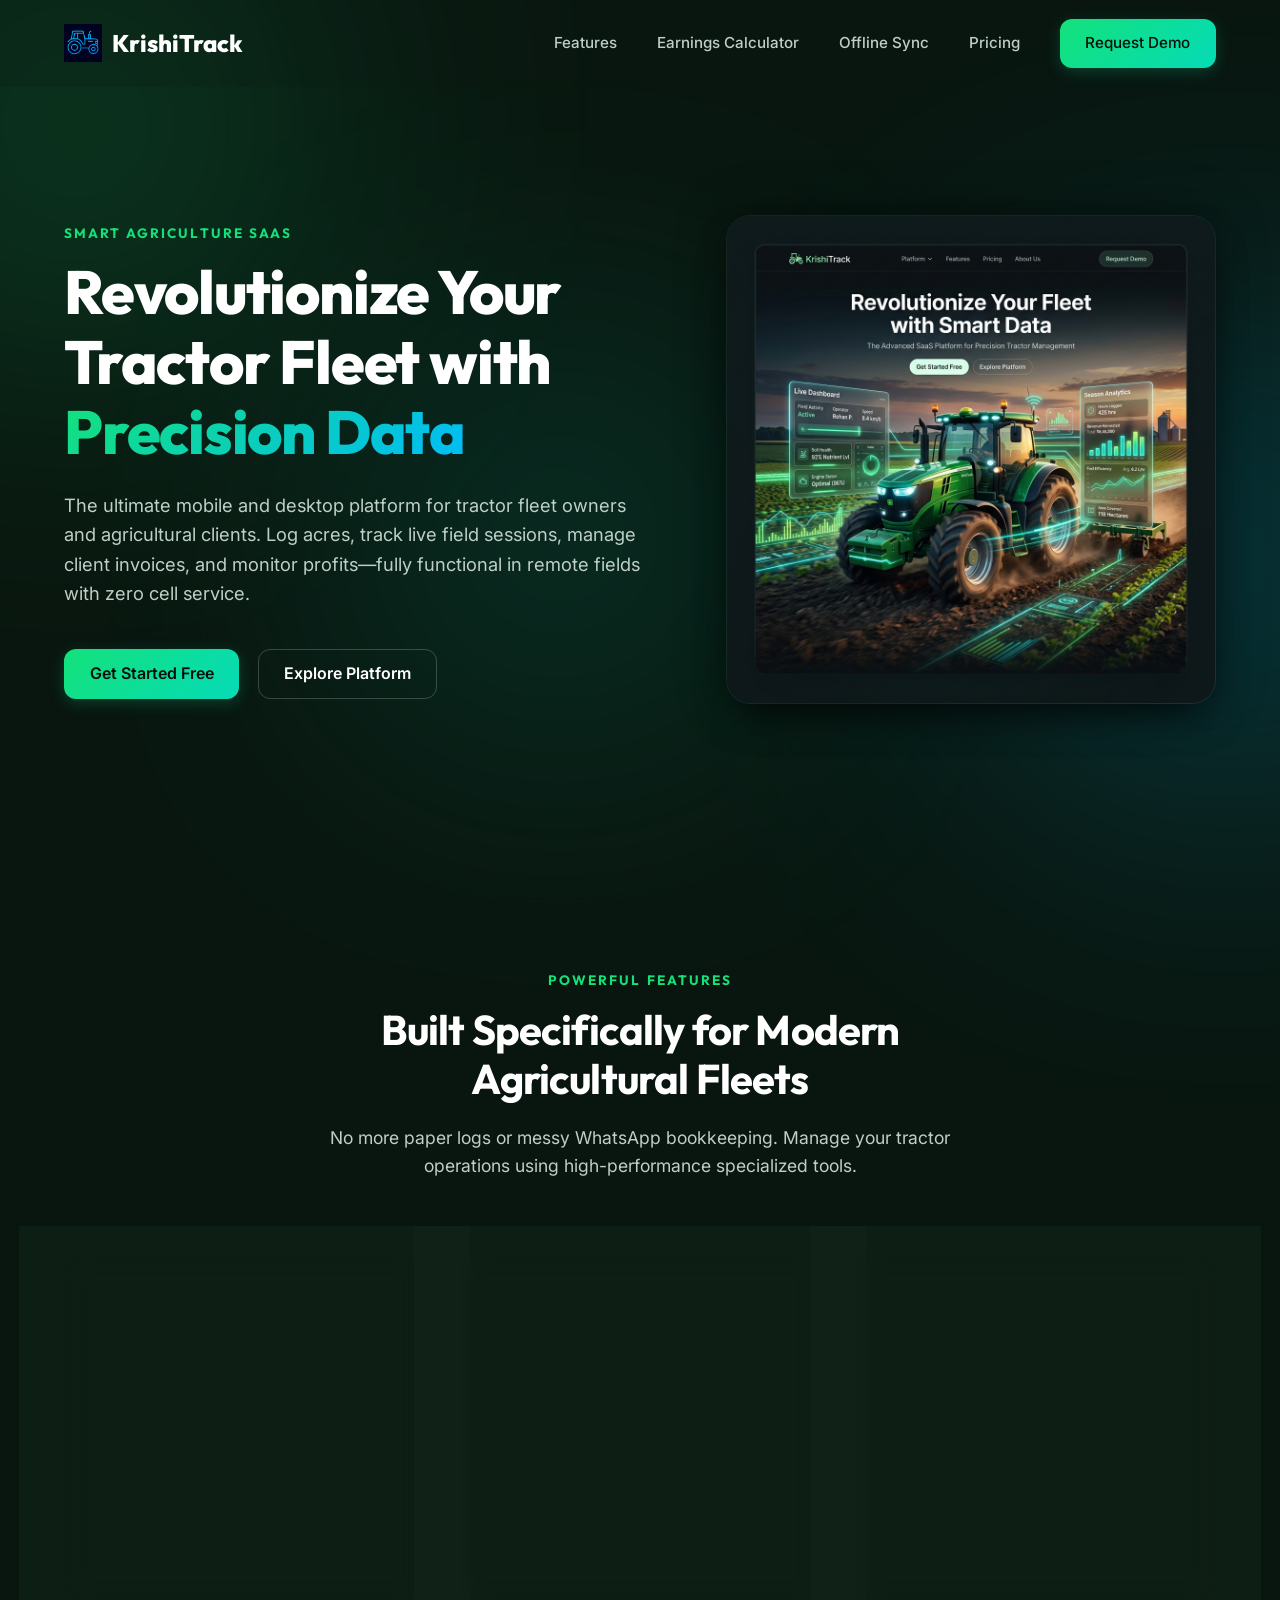
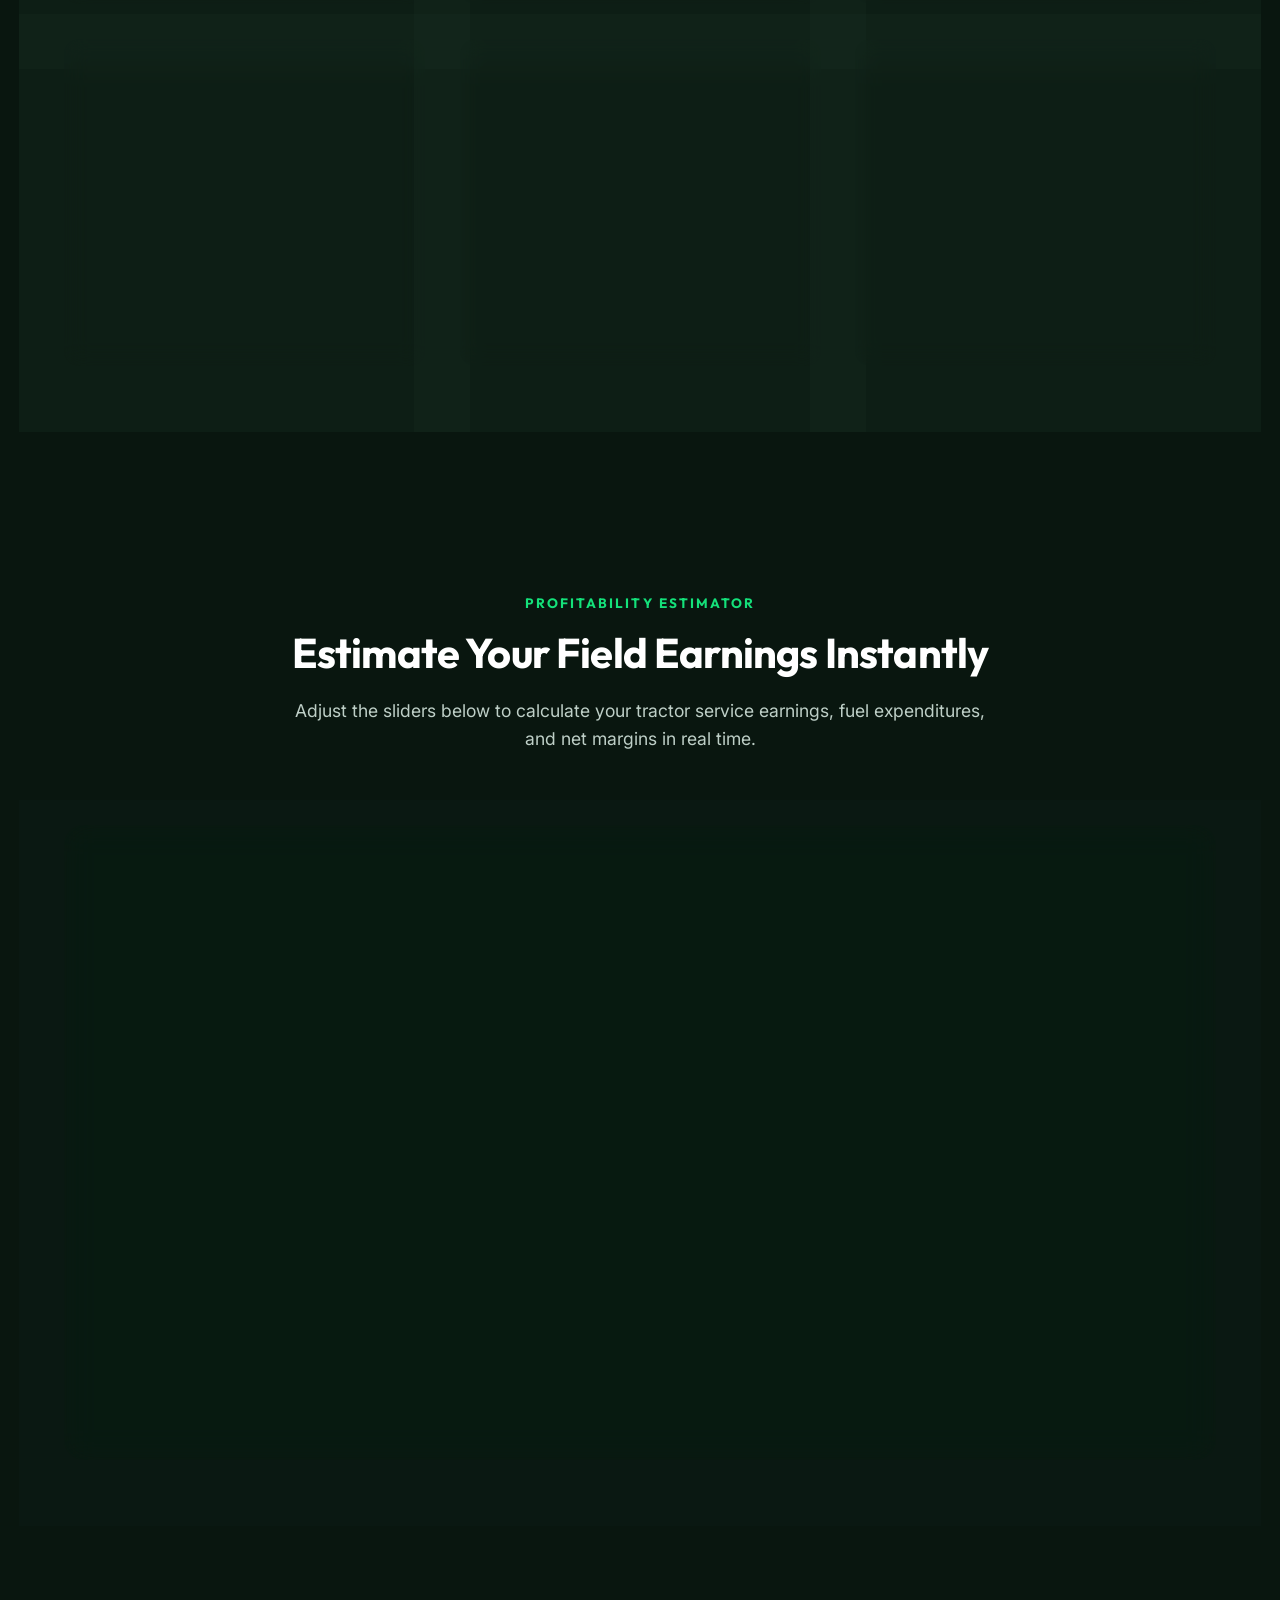
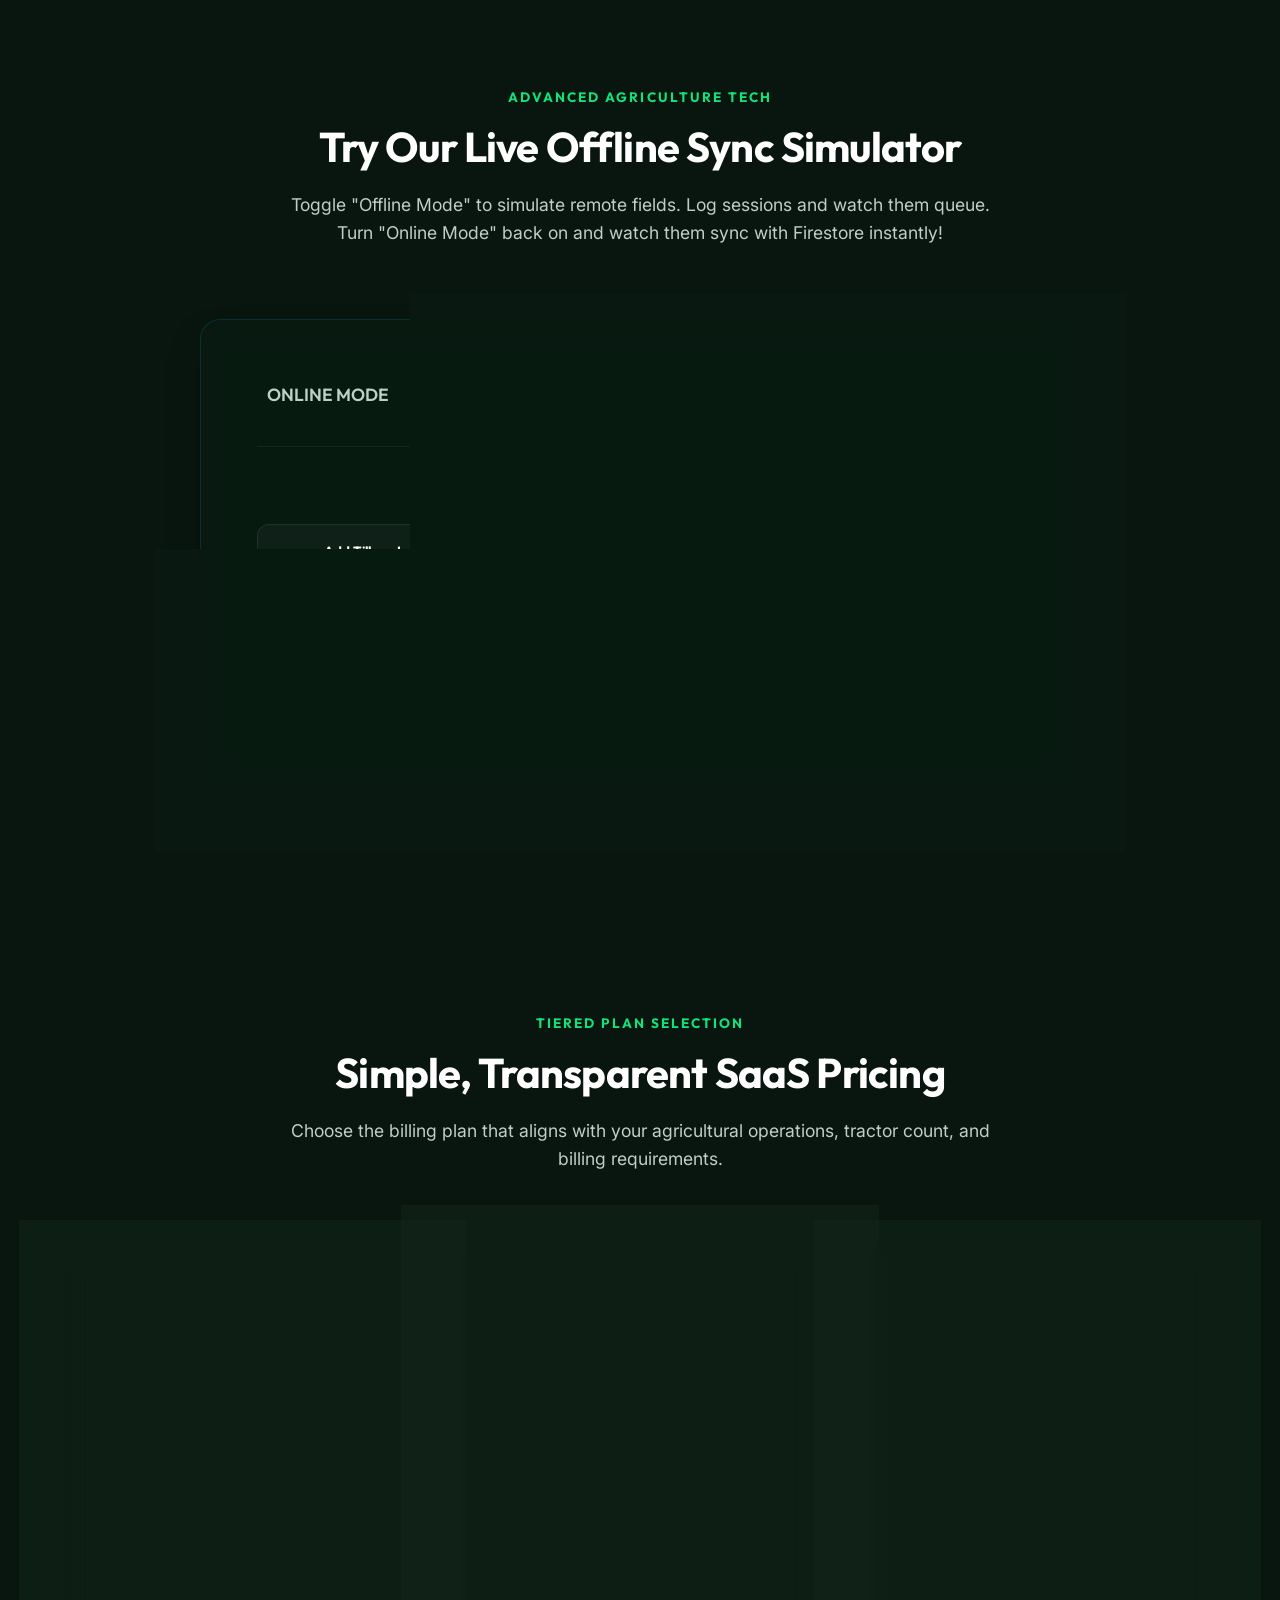
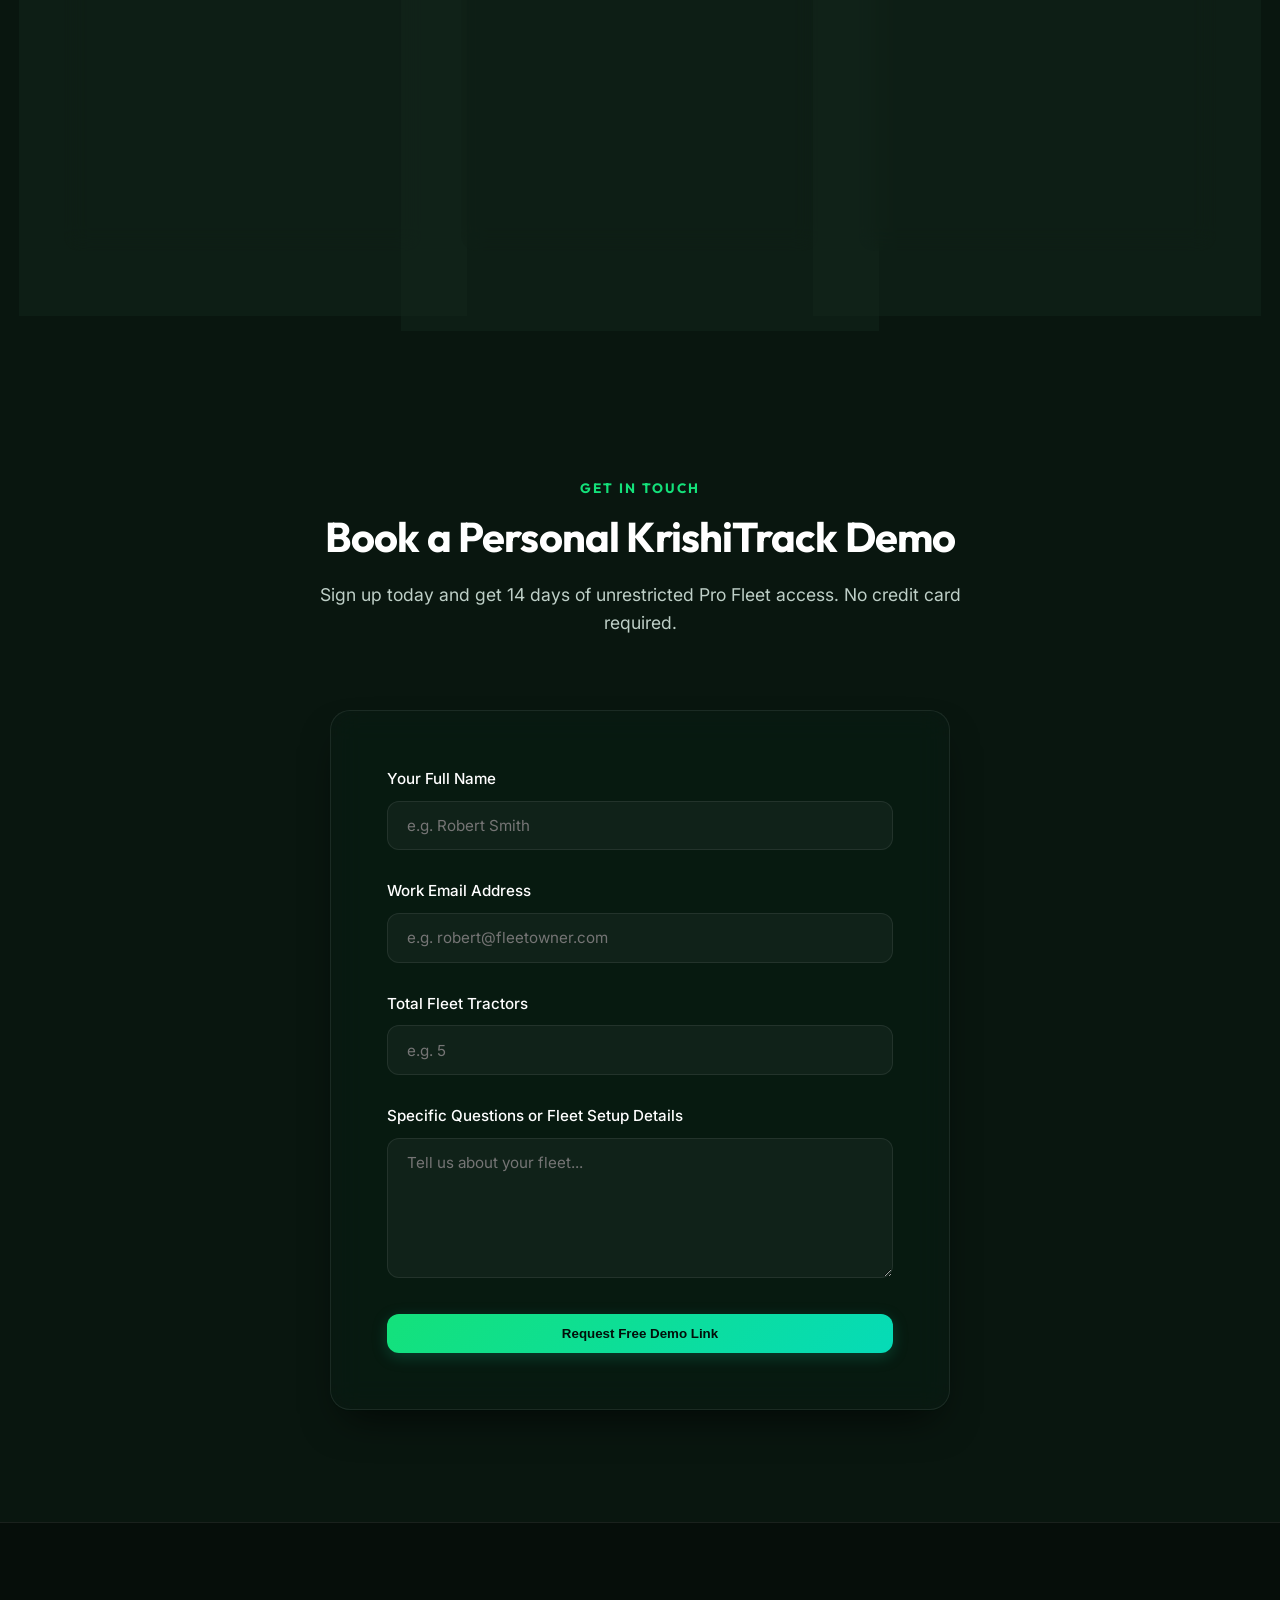
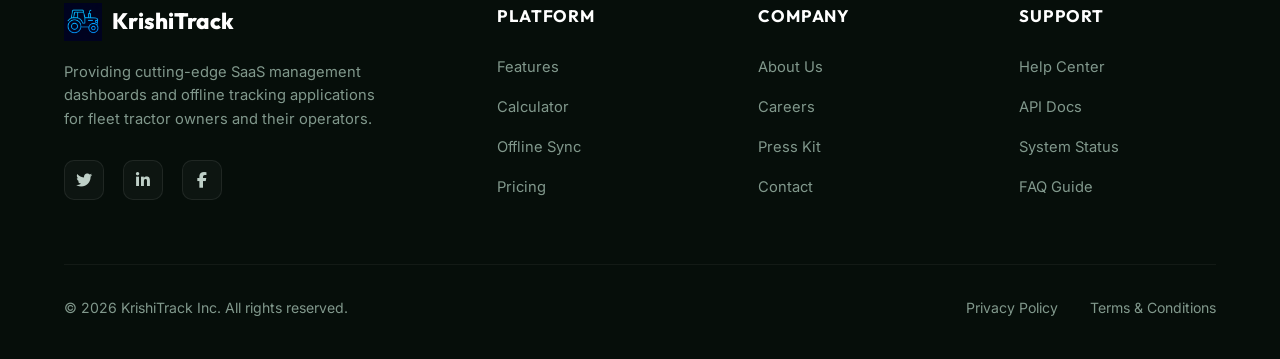
<file: index.html>
<!DOCTYPE html>
<html lang="en">
<head>
    <meta charset="UTF-8">
    <meta name="viewport" content="width=device-width, initial-scale=1.0">
    <meta name="description" content="KrishiTrack is a premium tractor service SaaS for fleet owners and agricultural clients. Log fields, track session earnings, and collect payments—fully functional offline.">
    <title>KrishiTrack — Smart Tractor Service SaaS & Offline Tracker</title>
    
    <!-- Premium Styles & Fonts -->
    <link rel="stylesheet" href="css/style.css">
    <link rel="stylesheet" href="https://cdnjs.cloudflare.com/ajax/libs/font-awesome/6.4.0/css/all.min.css">
    <link rel="icon" type="image/png" href="assets/icon.png">
</head>
<body>

    <!-- BACKGROUND LIGHT ORBS -->
    <div class="bg-blur-orb orb-1"></div>
    <div class="bg-blur-orb orb-2"></div>
    <div class="bg-blur-orb orb-3"></div>

    <!-- HEADER / NAVIGATION -->
    <header class="navbar">
        <div class="nav-container">
            <a href="index.html" class="logo" id="nav-logo">
                <img src="assets/icon.png" alt="KrishiTrack Logo" class="logo-img">
                <span>KrishiTrack</span>
            </a>
            
            <nav class="nav-links" id="nav-menu">
                <a href="#features" class="nav-item">Features</a>
                <a href="#calculator" class="nav-item">Earnings Calculator</a>
                <a href="#sync-demo" class="nav-item">Offline Sync</a>
                <a href="#pricing" class="nav-item">Pricing</a>
                <a href="#contact" class="btn-primary">Request Demo</a>
            </nav>

            <button class="nav-toggle" id="menu-btn" aria-label="Toggle Menu">
                <i class="fa-solid fa-bars"></i>
            </button>
        </div>
    </header>

    <!-- HERO SECTION -->
    <section class="hero" id="home">
        <div class="hero-content">
            <span class="section-tag">SMART AGRICULTURE SAAS</span>
            <h1>Revolutionize Your Tractor Fleet with <span class="gradient-accent-text">Precision Data</span></h1>
            <p>The ultimate mobile and desktop platform for tractor fleet owners and agricultural clients. Log acres, track live field sessions, manage client invoices, and monitor profits—fully functional in remote fields with zero cell service.</p>
            <div class="hero-btns">
                <a href="#contact" class="btn-primary" id="hero-cta-primary">Get Started Free</a>
                <a href="#features" class="btn-secondary" id="hero-cta-secondary">Explore Platform</a>
            </div>
        </div>
        <div class="hero-image-container">
            <img src="assets/hero_mockup.png" alt="KrishiTrack Premium App Dashboard Mockup" class="hero-image" id="hero-mockup-img">
        </div>
    </section>

    <!-- CORE FEATURES SECTION -->
    <section class="section" id="features">
        <div class="section-header">
            <span class="section-tag">POWERFUL FEATURES</span>
            <h2>Built Specifically for Modern Agricultural Fleets</h2>
            <p>No more paper logs or messy WhatsApp bookkeeping. Manage your tractor operations using high-performance specialized tools.</p>
        </div>

        <div class="features-grid">
            <div class="glass-card feature-card" id="feat-1">
                <span class="feature-icon"><i class="fa-solid fa-clock-rotate-left"></i></span>
                <h3>Live Session Tracking</h3>
                <p>Track field sessions in real time. Log precise tractor hours, acres completed, fuel usage, and calculate costs dynamically for client billing.</p>
            </div>
            <div class="glass-card feature-card" id="feat-2">
                <span class="feature-icon"><i class="fa-solid fa-cloud-arrow-down"></i></span>
                <h3>Offline-First Architecture</h3>
                <p>Deep agricultural fields often have no cell reception. KrishiTrack works completely offline, queuing logs locally and auto-syncing to Cloud Firestore when you return to coverage.</p>
            </div>
            <div class="glass-card feature-card" id="feat-3">
                <span class="feature-icon"><i class="fa-solid fa-receipt"></i></span>
                <h3>Client Billing & Invoicing</h3>
                <p>Generate digital invoices for services instantly. Send them to clients via SMS, WhatsApp, or email, and monitor pending receivables in your dashboard.</p>
            </div>
            <div class="glass-card feature-card" id="feat-4">
                <span class="feature-icon"><i class="fa-solid fa-chart-column"></i></span>
                <h3>Interactive Analytics</h3>
                <p>Visualize machine health, session counts, client margins, and monthly revenue metrics using gorgeous charts optimized for mobile screens.</p>
            </div>
            <div class="glass-card feature-card" id="feat-5">
                <span class="feature-icon"><i class="fa-solid fa-file-pdf"></i></span>
                <h3>Tax & Service Reports</h3>
                <p>Export elegant, structured PDF reports detailing services, client payments, and driver field summaries with a single tap for tax compliance.</p>
            </div>
            <div class="glass-card feature-card" id="feat-6">
                <span class="feature-icon"><i class="fa-solid fa-users-gear"></i></span>
                <h3>Multi-Tenant Fleet Control</h3>
                <p>Manage multiple drivers, farm sites, and tractors from one central dashboard. Assign individual sessions and view real-time fleet assignments.</p>
            </div>
        </div>
    </section>

    <!-- INTERACTIVE PROFIT CALCULATOR -->
    <section class="section" id="calculator">
        <div class="section-header">
            <span class="section-tag">PROFITABILITY ESTIMATOR</span>
            <h2>Estimate Your Field Earnings Instantly</h2>
            <p>Adjust the sliders below to calculate your tractor service earnings, fuel expenditures, and net margins in real time.</p>
        </div>

        <div class="glass-panel calc-container" id="profit-calc-widget">
            <!-- SLIDER INPUTS -->
            <div class="calc-inputs">
                <div class="calc-form-group">
                    <label for="calc-rate">Service Rate per Hour: <span id="calc-rate-val">$45</span></label>
                    <input type="range" id="calc-rate" class="slider-input" min="20" max="250" step="5" value="75">
                </div>
                
                <div class="calc-form-group">
                    <label for="calc-hours">Logged Work Duration: <span id="calc-hours-val">10 hrs</span></label>
                    <input type="range" id="calc-hours" class="slider-input" min="1" max="150" step="1" value="45">
                </div>
                
                <div class="calc-form-group">
                    <label for="calc-fuel">Tractor Fuel Cost per Hour: <span id="calc-fuel-val">$15/hr</span></label>
                    <input type="range" id="calc-fuel" class="slider-input" min="5" max="80" step="1" value="18">
                </div>
            </div>

            <!-- CALCULATED BREAKDOWN -->
            <div class="calc-results" id="profit-results-panel">
                <div class="result-item" id="gross-res">
                    <div class="label">Gross Income</div>
                    <div class="value" id="res-gross">$0</div>
                </div>
                <div class="result-item" id="fuel-res">
                    <div class="label">Fuel Expenditure</div>
                    <div class="value" id="res-fuel">$0</div>
                </div>
                <div class="result-item net-profit" id="net-res">
                    <div class="label">Net profit margin</div>
                    <div class="value" id="res-net">$0</div>
                </div>
                
                <!-- Circular margin progress -->
                <div class="margin-circle-container">
                    <div class="progress-ring">
                        <svg width="80" height="80">
                            <circle class="progress-ring-circle-bg" cx="40" cy="40" r="36" />
                            <circle class="progress-ring-circle" id="progress-ring-circle" cx="40" cy="40" r="36" />
                        </svg>
                        <div class="progress-text" id="margin-percentage">0%</div>
                    </div>
                    <div class="margin-description">
                        <h4>Net Margin Percentage</h4>
                        <p>High margins indicate efficient fleet fuel and operation management.</p>
                    </div>
                </div>
            </div>
        </div>
    </section>

    <!-- LIVE OFFLINE SYNC SIMULATOR -->
    <section class="section" id="sync-demo">
        <div class="section-header">
            <span class="section-tag">ADVANCED AGRICULTURE TECH</span>
            <h2>Try Our Live Offline Sync Simulator</h2>
            <p>Toggle "Offline Mode" to simulate remote fields. Log sessions and watch them queue. Turn "Online Mode" back on and watch them sync with Firestore instantly!</p>
        </div>

        <div class="glass-panel sync-container" id="sync-simulation-box">
            <!-- STATUS TOPBAR -->
            <div class="sync-header">
                <div class="sync-status">
                    <span class="status-dot" id="status-dot"></span>
                    <span id="status-text">ONLINE MODE</span>
                </div>
                <button class="btn-toggle-connection" id="btn-connection">🔌 Switch to Offline</button>
            </div>

            <!-- BODY PANEL -->
            <div class="sync-demo-body">
                <div class="sync-actions">
                    <button class="btn-action" id="btn-add-session-1">
                        <span class="icon">🚜</span>
                        <div>
                            <strong>Add Tillage Log</strong>
                            <p style="font-size:0.75rem; color:var(--text-muted); margin-top:2px;">David Miller ($45/Ac)</p>
                        </div>
                    </button>
                    <button class="btn-action" id="btn-add-session-2">
                        <span class="icon">🌾</span>
                        <div>
                            <strong>Add Harvester Log</strong>
                            <p style="font-size:0.75rem; color:var(--text-muted); margin-top:2px;">Sarah Higgins ($110/hr)</p>
                        </div>
                    </button>
                </div>

                <!-- QUEUE PANEL representation -->
                <div class="queue-panel">
                    <div class="queue-title">
                        <span>Offline Buffer Queue</span>
                        <span class="queue-badge" id="queue-count">0</span>
                    </div>
                    <div class="queue-list" id="queue-list">
                        <div class="queue-empty-msg" id="queue-empty">
                            No logs queued. Click one of the buttons to log work!
                        </div>
                    </div>
                </div>
            </div>
        </div>
    </section>

    <!-- SAAS PRICING TIERS -->
    <section class="section" id="pricing">
        <div class="section-header">
            <span class="section-tag">TIERED PLAN SELECTION</span>
            <h2>Simple, Transparent SaaS Pricing</h2>
            <p>Choose the billing plan that aligns with your agricultural operations, tractor count, and billing requirements.</p>
        </div>

        <div class="pricing-grid">
            <!-- STARTER -->
            <div class="glass-card pricing-card" id="price-starter">
                <div class="price-header">
                    <div class="tier-name">Starter Plan</div>
                    <div class="price">$19<span>/mo</span></div>
                </div>
                <ul class="price-features">
                    <li><span class="check">✓</span> 1 Tractor Logged</li>
                    <li><span class="check">✓</span> Offline-First Session Tracking</li>
                    <li><span class="check">✓</span> PDF Earnings Invoices</li>
                    <li class="disabled"><span class="check">✓</span> Multi-Tenant Driver Access</li>
                    <li class="disabled"><span class="check">✓</span> Live GPS Mapping Logs</li>
                    <li class="disabled"><span class="check">✓</span> Priority API & Phone Support</li>
                </ul>
                <a href="#contact" class="btn-secondary" id="btn-pricing-starter">Choose Starter</a>
            </div>

            <!-- PRO / OWNER -->
            <div class="glass-card pricing-card popular" id="price-owner">
                <div class="popular-badge">Most Popular Plan</div>
                <div class="price-header">
                    <div class="tier-name">Fleet Owner Pro</div>
                    <div class="price">$49<span>/mo</span></div>
                </div>
                <ul class="price-features">
                    <li><span class="check">✓</span> Up to 8 Tractor Fleets</li>
                    <li><span class="check">✓</span> Offline-First Session Tracking</li>
                    <li><span class="check">✓</span> PDF Billing & Earnings Invoices</li>
                    <li><span class="check">✓</span> Multi-Tenant Driver Access</li>
                    <li><span class="check">✓</span> Live GPS Mapping Logs</li>
                    <li class="disabled"><span class="check">✓</span> Custom Domain & API Integrations</li>
                </ul>
                <a href="#contact" class="btn-primary" id="btn-pricing-owner">Get Pro Access</a>
            </div>

            <!-- ENTERPRISE -->
            <div class="glass-card pricing-card" id="price-fleet">
                <div class="price-header">
                    <div class="tier-name">Enterprise Fleet</div>
                    <div class="price">$119<span>/mo</span></div>
                </div>
                <ul class="price-features">
                    <li><span class="check">✓</span> Unlimited Fleet Tractors</li>
                    <li><span class="check">✓</span> Offline-First Session Tracking</li>
                    <li><span class="check">✓</span> PDF Invoices & Automated Accounting</li>
                    <li><span class="check">✓</span> Multi-Tenant Driver Access & Roles</li>
                    <li><span class="check">✓</span> Custom GPS API Integration</li>
                    <li><span class="check">✓</span> Dedicated Account Manager</li>
                </ul>
                <a href="#contact" class="btn-secondary" id="btn-pricing-fleet">Contact Fleets</a>
            </div>
        </div>
    </section>

    <!-- CONTACT / BOOK DEMO FORM -->
    <section class="section" id="contact">
        <div class="section-header">
            <span class="section-tag">GET IN TOUCH</span>
            <h2>Book a Personal KrishiTrack Demo</h2>
            <p>Sign up today and get 14 days of unrestricted Pro Fleet access. No credit card required.</p>
        </div>

        <div class="glass-panel contact-container">
            <form class="contact-form" id="contact-form">
                <div class="form-group">
                    <label for="form-name">Your Full Name</label>
                    <input type="text" id="form-name" class="form-input" placeholder="e.g. Robert Smith" required>
                </div>
                <div class="form-group">
                    <label for="form-email">Work Email Address</label>
                    <input type="email" id="form-email" class="form-input" placeholder="e.g. robert@fleetowner.com" required>
                </div>
                <div class="form-group">
                    <label for="form-tractors">Total Fleet Tractors</label>
                    <input type="number" id="form-tractors" class="form-input" min="1" max="500" placeholder="e.g. 5" required>
                </div>
                <div class="form-group">
                    <label for="form-msg">Specific Questions or Fleet Setup Details</label>
                    <textarea id="form-msg" class="form-input" placeholder="Tell us about your fleet..." required></textarea>
                </div>
                <button type="submit" class="btn-primary" id="btn-submit-form">Request Free Demo Link</button>
            </form>
        </div>
    </section>

    <!-- FOOTER -->
    <footer class="footer">
        <div class="footer-container">
            <div class="footer-info">
                <a href="index.html" class="footer-logo">
                    <img src="assets/icon.png" alt="KrishiTrack Logo" class="logo-img">
                    <span>KrishiTrack</span>
                </a>
                <p>Providing cutting-edge SaaS management dashboards and offline tracking applications for fleet tractor owners and their operators.</p>
                <div class="social-links">
                    <a href="#" class="social-icon" aria-label="Twitter"><i class="fa-brands fa-twitter"></i></a>
                    <a href="#" class="social-icon" aria-label="LinkedIn"><i class="fa-brands fa-linkedin-in"></i></a>
                    <a href="#" class="social-icon" aria-label="Facebook"><i class="fa-brands fa-facebook-f"></i></a>
                </div>
            </div>
            
            <div class="footer-column">
                <h4>Platform</h4>
                <ul>
                    <li><a href="#features">Features</a></li>
                    <li><a href="#calculator">Calculator</a></li>
                    <li><a href="#sync-demo">Offline Sync</a></li>
                    <li><a href="#pricing">Pricing</a></li>
                </ul>
            </div>

            <div class="footer-column">
                <h4>Company</h4>
                <ul>
                    <li><a href="#">About Us</a></li>
                    <li><a href="#">Careers</a></li>
                    <li><a href="#">Press Kit</a></li>
                    <li><a href="#contact">Contact</a></li>
                </ul>
            </div>

            <div class="footer-column">
                <h4>Support</h4>
                <ul>
                    <li><a href="#">Help Center</a></li>
                    <li><a href="#">API Docs</a></li>
                    <li><a href="#">System Status</a></li>
                    <li><a href="#">FAQ Guide</a></li>
                </ul>
            </div>
        </div>

        <div class="footer-bottom">
            <p>&copy; 2026 KrishiTrack Inc. All rights reserved.</p>
            <div class="footer-bottom-links">
                <a href="privacy.html" id="link-privacy">Privacy Policy</a>
                <a href="terms.html" id="link-terms">Terms & Conditions</a>
            </div>
        </div>
    </footer>

    <!-- MAIN JAVASCRIPT -->
    <script src="js/main.js"></script>
</body>
</html>
</file>
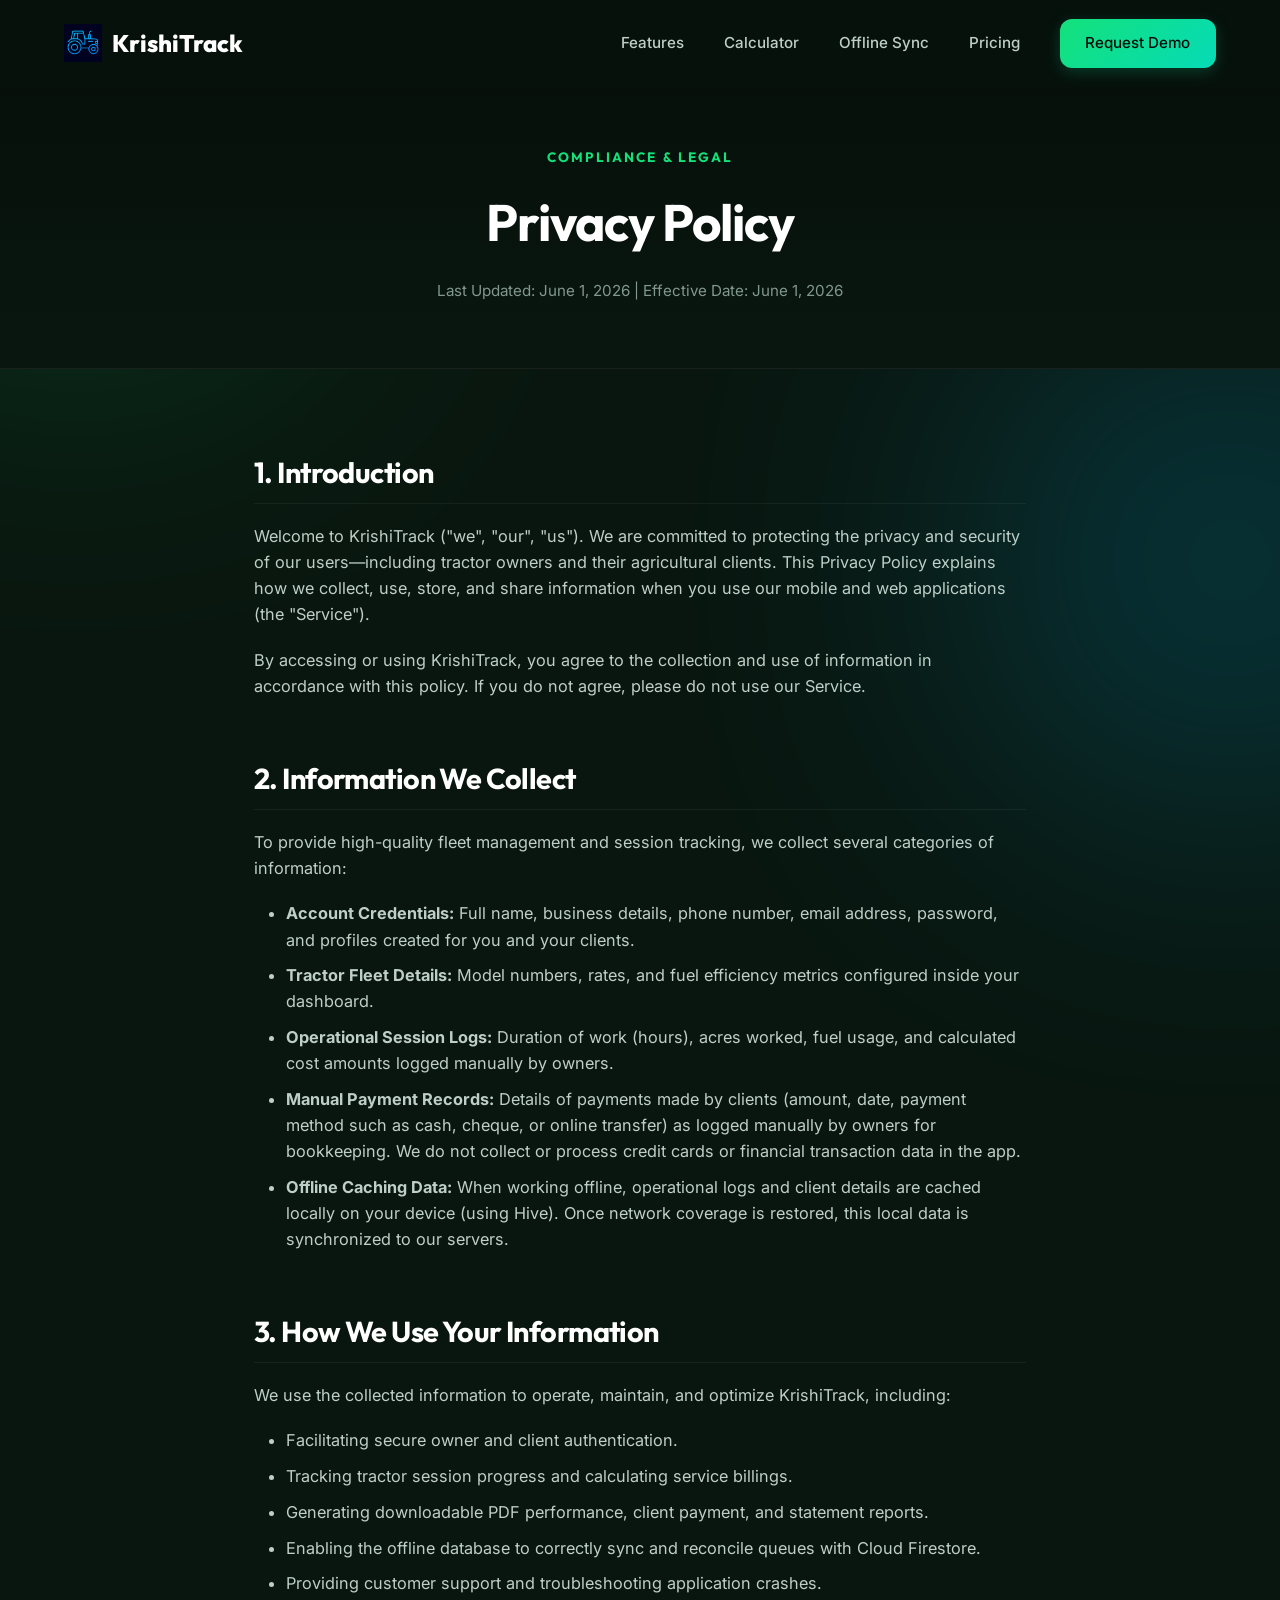
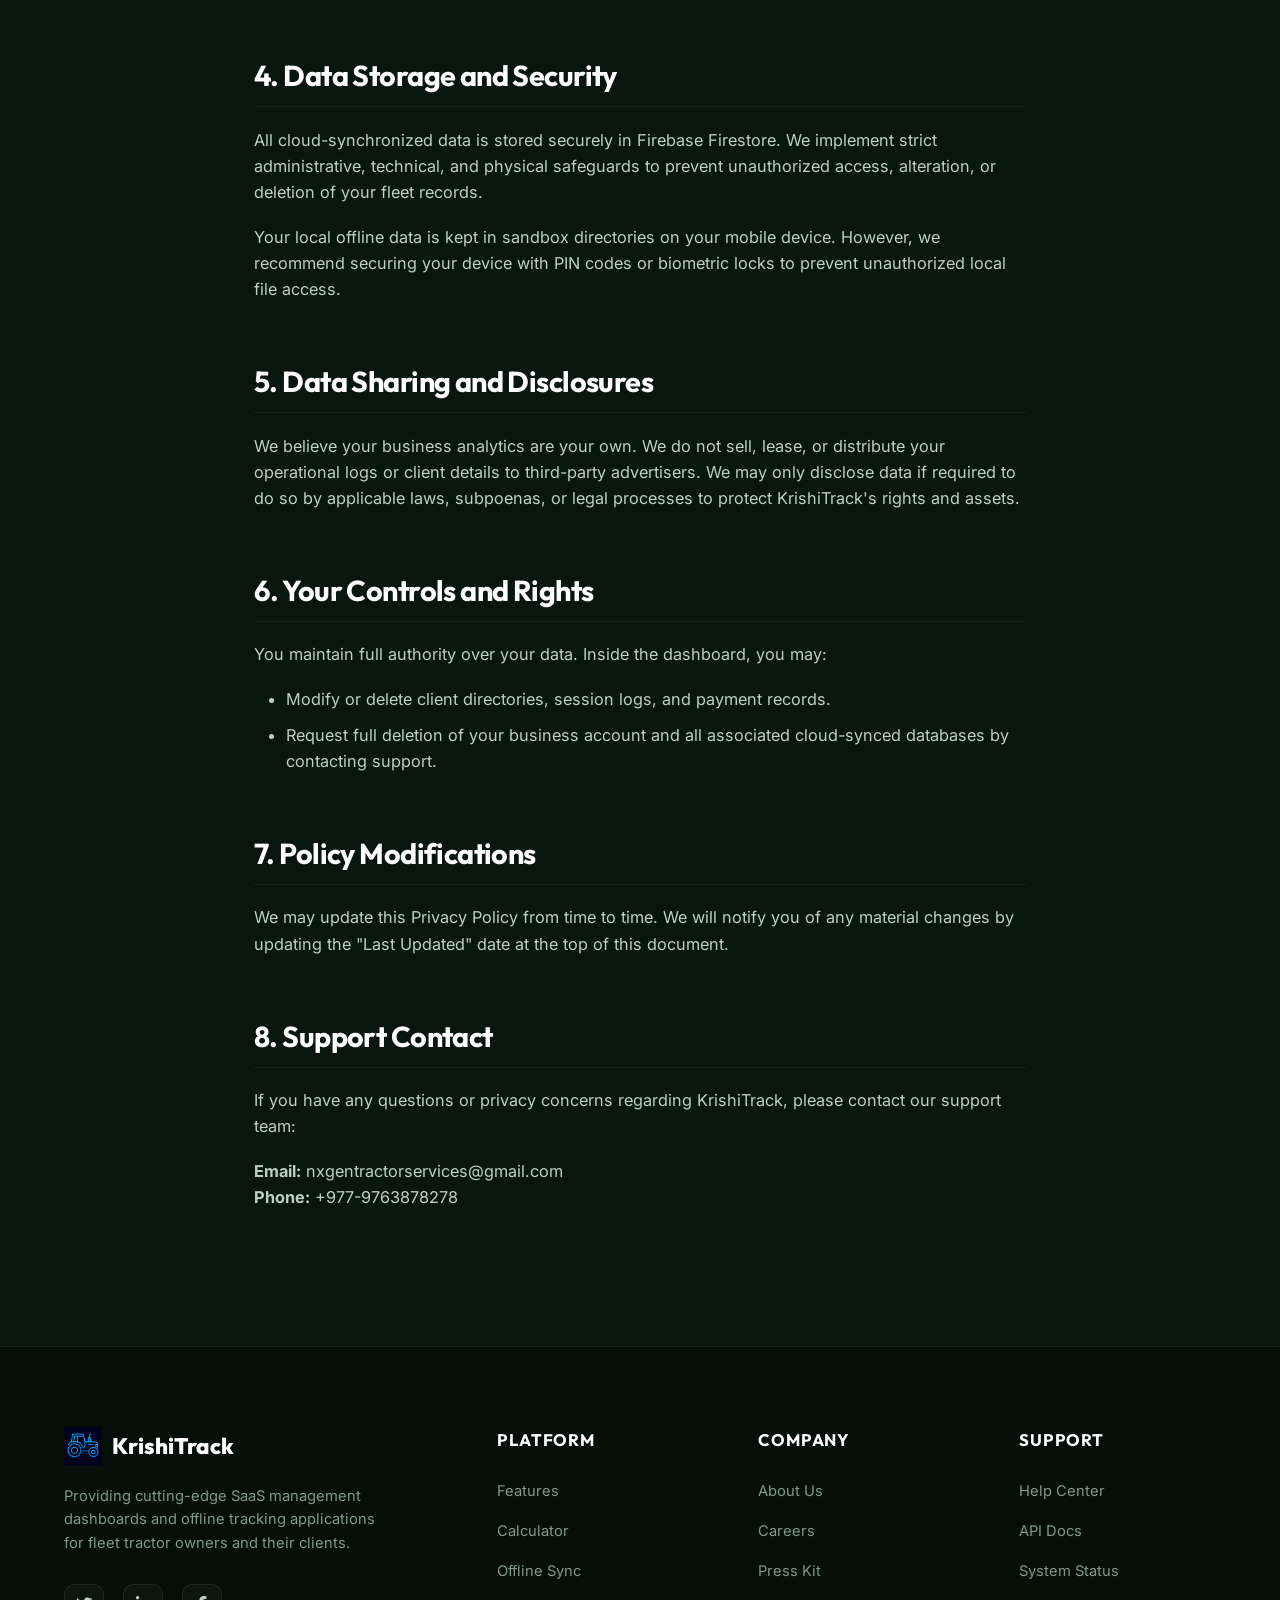
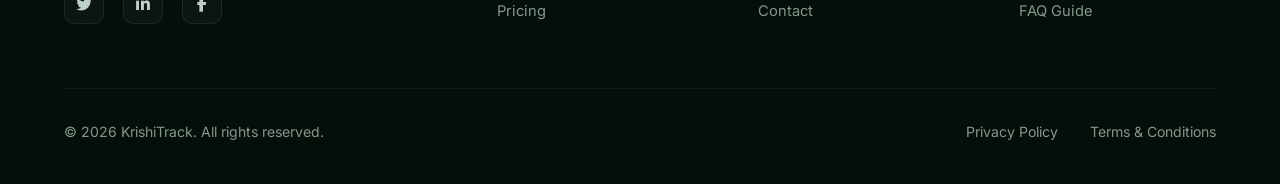
<file: privacy.html>
<!DOCTYPE html>
<html lang="en">
<head>
    <meta charset="UTF-8">
    <meta name="viewport" content="width=device-width, initial-scale=1.0">
    <meta name="description" content="Privacy Policy for KrishiTrack tractor SaaS application. Learn how we handle payment details and offline local cache.">
    <title>Privacy Policy — KrishiTrack SaaS</title>
    
    <!-- Premium Styles & Fonts -->
    <link rel="stylesheet" href="css/style.css">
    <link rel="stylesheet" href="https://cdnjs.cloudflare.com/ajax/libs/font-awesome/6.4.0/css/all.min.css">
    <link rel="icon" type="image/png" href="assets/icon.png">
</head>
<body>

    <!-- BACKGROUND LIGHT ORBS -->
    <div class="bg-blur-orb orb-1"></div>
    <div class="bg-blur-orb orb-2"></div>

    <!-- HEADER / NAVIGATION -->
    <header class="navbar scrolled">
        <div class="nav-container">
            <a href="index.html" class="logo" id="nav-logo">
                <img src="assets/icon.png" alt="KrishiTrack Logo" class="logo-img">
                <span>KrishiTrack</span>
            </a>
            
            <nav class="nav-links" id="nav-menu">
                <a href="index.html#features" class="nav-item">Features</a>
                <a href="index.html#calculator" class="nav-item">Calculator</a>
                <a href="index.html#sync-demo" class="nav-item">Offline Sync</a>
                <a href="index.html#pricing" class="nav-item">Pricing</a>
                <a href="index.html#contact" class="btn-primary">Request Demo</a>
            </nav>

            <button class="nav-toggle" id="menu-btn" aria-label="Toggle Menu">
                <i class="fa-solid fa-bars"></i>
            </button>
        </div>
    </header>

    <!-- DOCUMENT HERO -->
    <section class="doc-hero">
        <span class="section-tag">COMPLIANCE & LEGAL</span>
        <h1>Privacy Policy</h1>
        <div class="doc-meta">Last Updated: June 1, 2026 | Effective Date: June 1, 2026</div>
    </section>

    <!-- DOCUMENT CONTENT -->
    <main class="doc-container">
        <article class="doc-content">
            <section>
                <h2>1. Introduction</h2>
                <p>Welcome to KrishiTrack ("we", "our", "us"). We are committed to protecting the privacy and security of our users—including tractor owners and their agricultural clients. This Privacy Policy explains how we collect, use, store, and share information when you use our mobile and web applications (the "Service").</p>
                <p>By accessing or using KrishiTrack, you agree to the collection and use of information in accordance with this policy. If you do not agree, please do not use our Service.</p>
            </section>

            <section>
                <h2>2. Information We Collect</h2>
                <p>To provide high-quality fleet management and session tracking, we collect several categories of information:</p>
                <ul>
                    <li><strong>Account Credentials:</strong> Full name, business details, phone number, email address, password, and profiles created for you and your clients.</li>
                    <li><strong>Tractor Fleet Details:</strong> Model numbers, rates, and fuel efficiency metrics configured inside your dashboard.</li>
                    <li><strong>Operational Session Logs:</strong> Duration of work (hours), acres worked, fuel usage, and calculated cost amounts logged manually by owners.</li>
                    <li><strong>Manual Payment Records:</strong> Details of payments made by clients (amount, date, payment method such as cash, cheque, or online transfer) as logged manually by owners for bookkeeping. We do not collect or process credit cards or financial transaction data in the app.</li>
                    <li><strong>Offline Caching Data:</strong> When working offline, operational logs and client details are cached locally on your device (using Hive). Once network coverage is restored, this local data is synchronized to our servers.</li>
                </ul>
            </section>

            <section>
                <h2>3. How We Use Your Information</h2>
                <p>We use the collected information to operate, maintain, and optimize KrishiTrack, including:</p>
                <ul>
                    <li>Facilitating secure owner and client authentication.</li>
                    <li>Tracking tractor session progress and calculating service billings.</li>
                    <li>Generating downloadable PDF performance, client payment, and statement reports.</li>
                    <li>Enabling the offline database to correctly sync and reconcile queues with Cloud Firestore.</li>
                    <li>Providing customer support and troubleshooting application crashes.</li>
                </ul>
            </section>

            <section>
                <h2>4. Data Storage and Security</h2>
                <p>All cloud-synchronized data is stored securely in Firebase Firestore. We implement strict administrative, technical, and physical safeguards to prevent unauthorized access, alteration, or deletion of your fleet records.</p>
                <p>Your local offline data is kept in sandbox directories on your mobile device. However, we recommend securing your device with PIN codes or biometric locks to prevent unauthorized local file access.</p>
            </section>

            <section>
                <h2>5. Data Sharing and Disclosures</h2>
                <p>We believe your business analytics are your own. We do not sell, lease, or distribute your operational logs or client details to third-party advertisers. We may only disclose data if required to do so by applicable laws, subpoenas, or legal processes to protect KrishiTrack's rights and assets.</p>
            </section>

            <section>
                <h2>6. Your Controls and Rights</h2>
                <p>You maintain full authority over your data. Inside the dashboard, you may:</p>
                <ul>
                    <li>Modify or delete client directories, session logs, and payment records.</li>
                    <li>Request full deletion of your business account and all associated cloud-synced databases by contacting support.</li>
                </ul>
            </section>

            <section>
                <h2>7. Policy Modifications</h2>
                <p>We may update this Privacy Policy from time to time. We will notify you of any material changes by updating the "Last Updated" date at the top of this document.</p>
            </section>

            <section>
                <h2>8. Support Contact</h2>
                <p>If you have any questions or privacy concerns regarding KrishiTrack, please contact our support team:</p>
                <p style="margin-top: 10px;">
                    <strong>Email:</strong> nxgentractorservices@gmail.com<br>
                    <strong>Phone:</strong> +977-9763878278<br>
                </p>
            </section>
        </article>
    </main>

    <!-- FOOTER -->
    <footer class="footer">
        <div class="footer-container">
            <div class="footer-info">
                <a href="index.html" class="footer-logo">
                    <img src="assets/icon.png" alt="KrishiTrack Logo" class="logo-img">
                    <span>KrishiTrack</span>
                </a>
                <p>Providing cutting-edge SaaS management dashboards and offline tracking applications for fleet tractor owners and their clients.</p>
                <div class="social-links">
                    <a href="#" class="social-icon" aria-label="Twitter"><i class="fa-brands fa-twitter"></i></a>
                    <a href="#" class="social-icon" aria-label="LinkedIn"><i class="fa-brands fa-linkedin-in"></i></a>
                    <a href="#" class="social-icon" aria-label="Facebook"><i class="fa-brands fa-facebook-f"></i></a>
                </div>
            </div>
            
            <div class="footer-column">
                <h4>Platform</h4>
                <ul>
                    <li><a href="index.html#features">Features</a></li>
                    <li><a href="index.html#calculator">Calculator</a></li>
                    <li><a href="index.html#sync-demo">Offline Sync</a></li>
                    <li><a href="index.html#pricing">Pricing</a></li>
                </ul>
            </div>

            <div class="footer-column">
                <h4>Company</h4>
                <ul>
                    <li><a href="#">About Us</a></li>
                    <li><a href="#">Careers</a></li>
                    <li><a href="#">Press Kit</a></li>
                    <li><a href="index.html#contact">Contact</a></li>
                </ul>
            </div>

            <div class="footer-column">
                <h4>Support</h4>
                <ul>
                    <li><a href="#">Help Center</a></li>
                    <li><a href="#">API Docs</a></li>
                    <li><a href="#">System Status</a></li>
                    <li><a href="#">FAQ Guide</a></li>
                </ul>
            </div>
        </div>

        <div class="footer-bottom">
            <p>&copy; 2026 KrishiTrack. All rights reserved.</p>
            <div class="footer-bottom-links">
                <a href="privacy.html" id="link-privacy">Privacy Policy</a>
                <a href="terms.html" id="link-terms">Terms & Conditions</a>
            </div>
        </div>
    </footer>

    <!-- MAIN JAVASCRIPT -->
    <script src="js/main.js"></script>
</body>
</html>
</file>
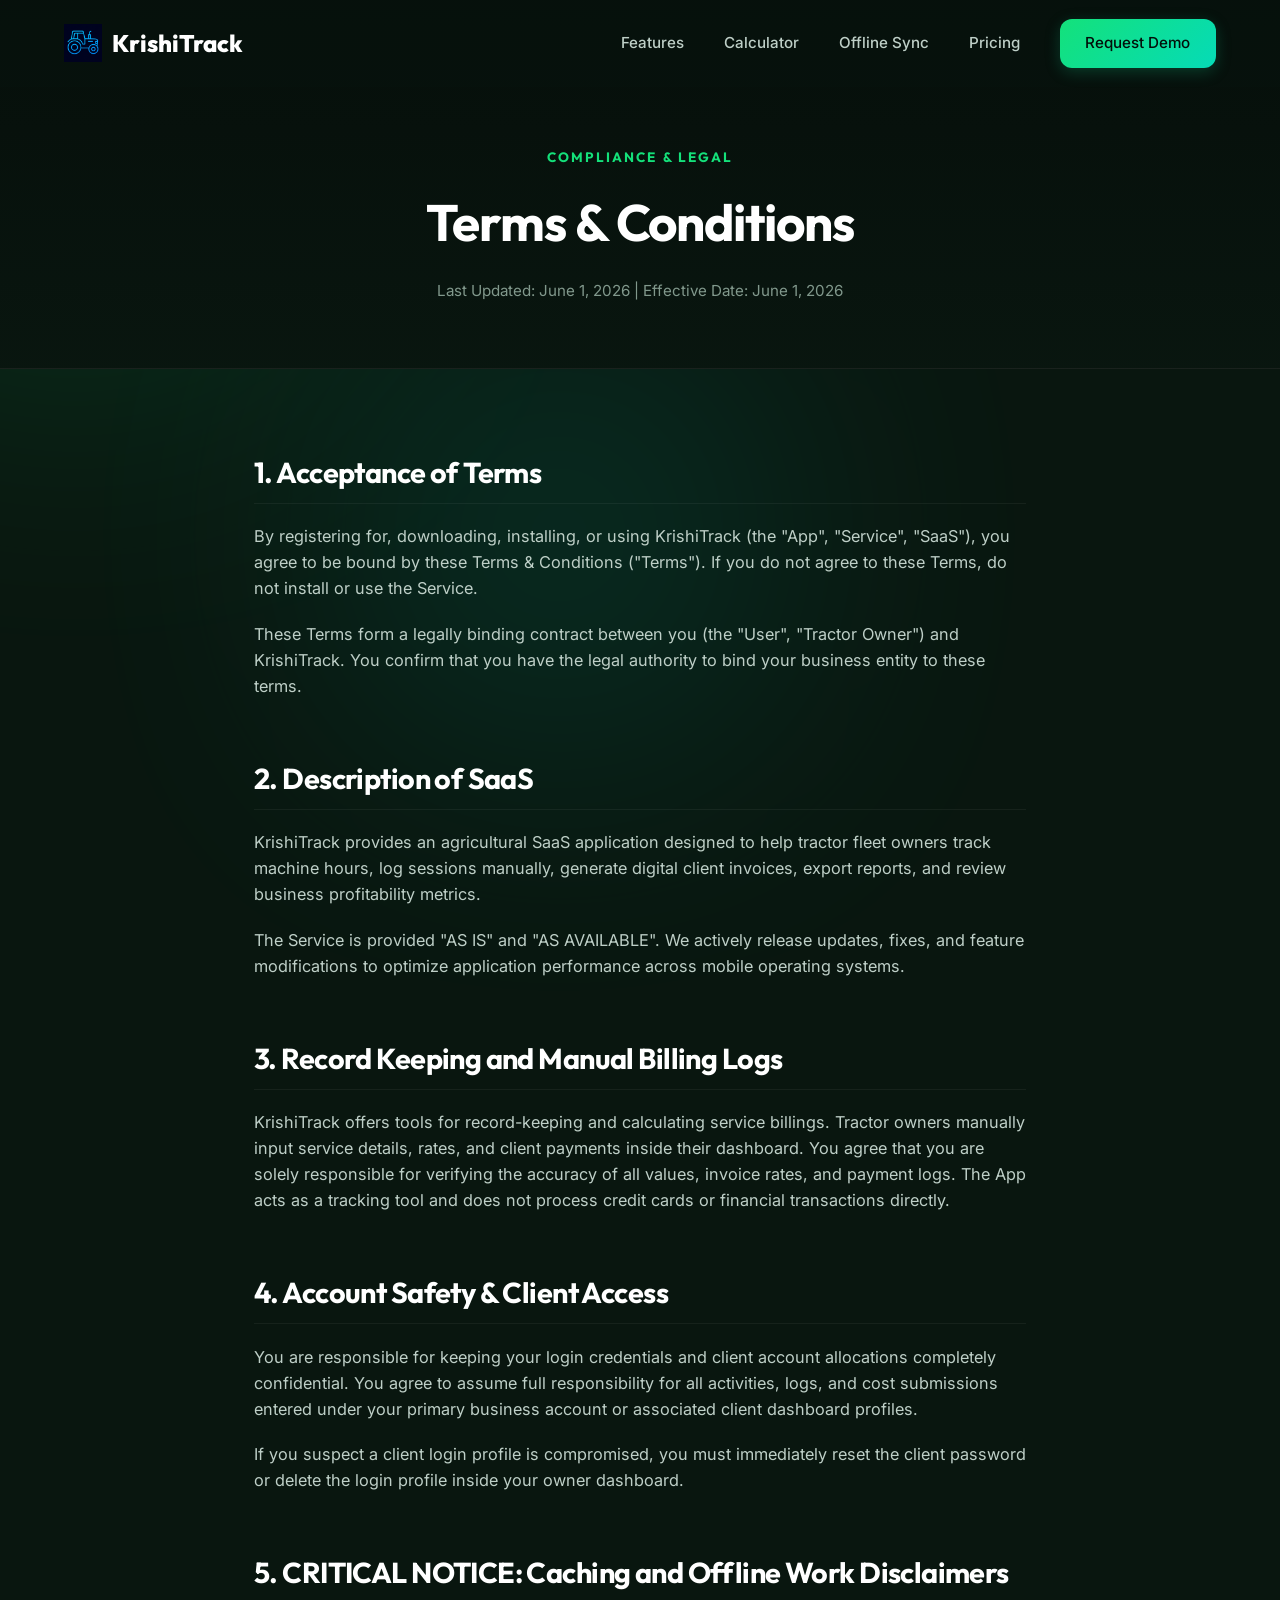
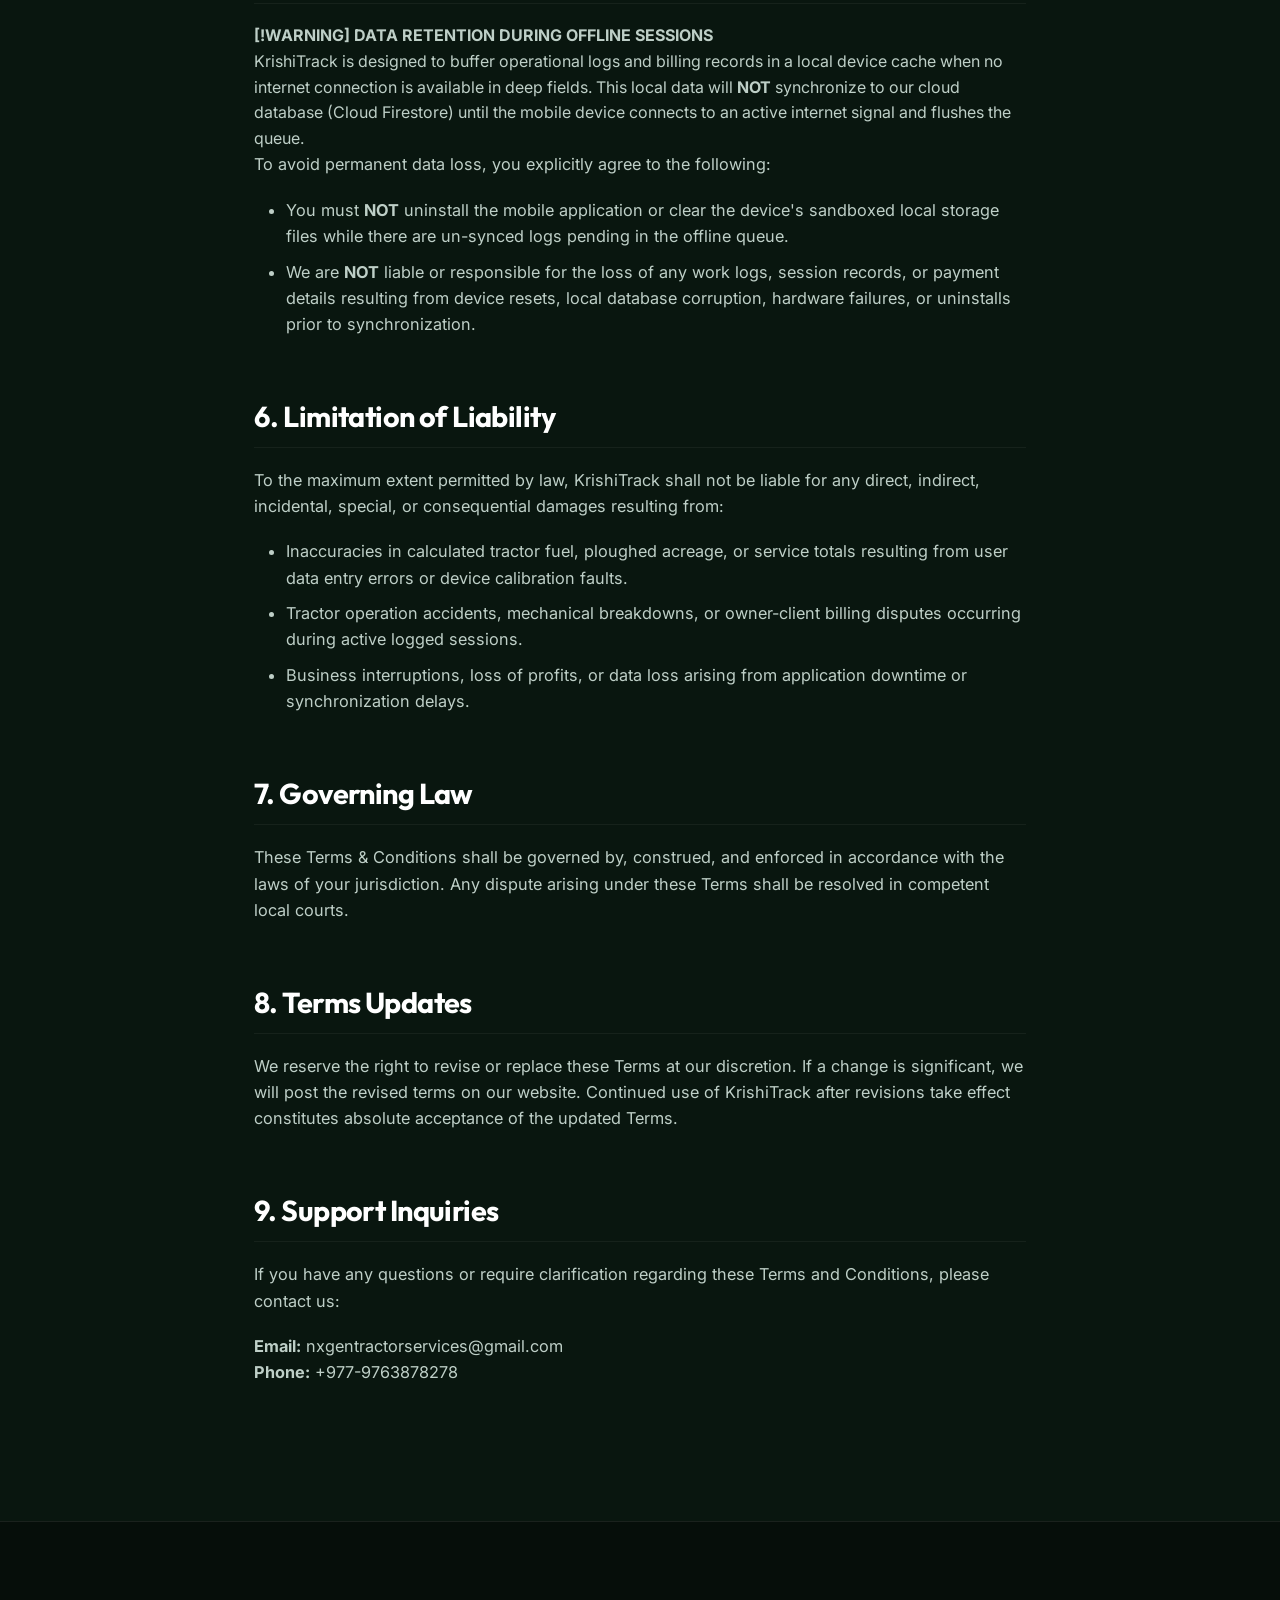
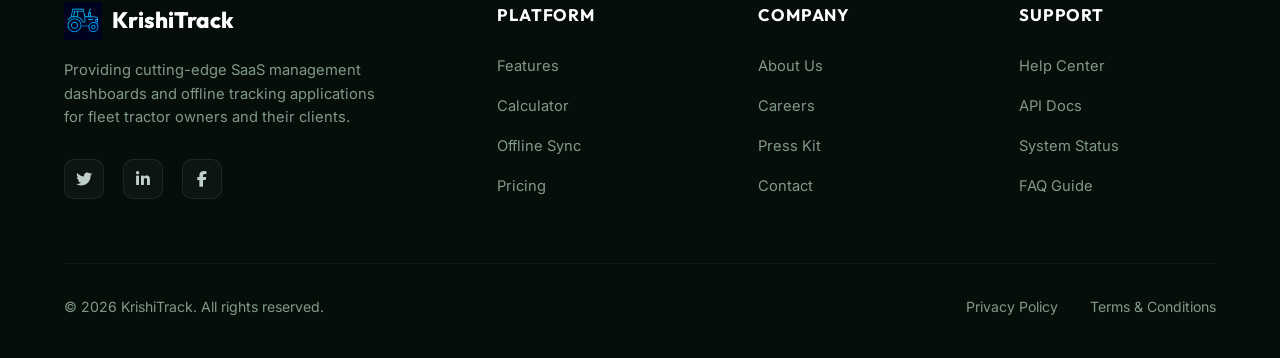
<file: terms.html>
<!DOCTYPE html>
<html lang="en">
<head>
    <meta charset="UTF-8">
    <meta name="viewport" content="width=device-width, initial-scale=1.0">
    <meta name="description" content="Terms and Conditions for using KrishiTrack SaaS app. Review our billing policies, user accounts, and offline caching limitations.">
    <title>Terms & Conditions — KrishiTrack SaaS</title>
    
    <!-- Premium Styles & Fonts -->
    <link rel="stylesheet" href="css/style.css">
    <link rel="stylesheet" href="https://cdnjs.cloudflare.com/ajax/libs/font-awesome/6.4.0/css/all.min.css">
    <link rel="icon" type="image/png" href="assets/icon.png">
</head>
<body>

    <!-- BACKGROUND LIGHT ORBS -->
    <div class="bg-blur-orb orb-1"></div>
    <div class="bg-blur-orb orb-3"></div>

    <!-- HEADER / NAVIGATION -->
    <header class="navbar scrolled">
        <div class="nav-container">
            <a href="index.html" class="logo" id="nav-logo">
                <img src="assets/icon.png" alt="KrishiTrack Logo" class="logo-img">
                <span>KrishiTrack</span>
            </a>
            
            <nav class="nav-links" id="nav-menu">
                <a href="index.html#features" class="nav-item">Features</a>
                <a href="index.html#calculator" class="nav-item">Calculator</a>
                <a href="index.html#sync-demo" class="nav-item">Offline Sync</a>
                <a href="index.html#pricing" class="nav-item">Pricing</a>
                <a href="index.html#contact" class="btn-primary">Request Demo</a>
            </nav>

            <button class="nav-toggle" id="menu-btn" aria-label="Toggle Menu">
                <i class="fa-solid fa-bars"></i>
            </button>
        </div>
    </header>

    <!-- DOCUMENT HERO -->
    <section class="doc-hero">
        <span class="section-tag">COMPLIANCE & LEGAL</span>
        <h1>Terms & Conditions</h1>
        <div class="doc-meta">Last Updated: June 1, 2026 | Effective Date: June 1, 2026</div>
    </section>

    <!-- DOCUMENT CONTENT -->
    <main class="doc-container">
        <article class="doc-content">
            <section>
                <h2>1. Acceptance of Terms</h2>
                <p>By registering for, downloading, installing, or using KrishiTrack (the "App", "Service", "SaaS"), you agree to be bound by these Terms & Conditions ("Terms"). If you do not agree to these Terms, do not install or use the Service.</p>
                <p>These Terms form a legally binding contract between you (the "User", "Tractor Owner") and KrishiTrack. You confirm that you have the legal authority to bind your business entity to these terms.</p>
            </section>

            <section>
                <h2>2. Description of SaaS</h2>
                <p>KrishiTrack provides an agricultural SaaS application designed to help tractor fleet owners track machine hours, log sessions manually, generate digital client invoices, export reports, and review business profitability metrics.</p>
                <p>The Service is provided "AS IS" and "AS AVAILABLE". We actively release updates, fixes, and feature modifications to optimize application performance across mobile operating systems.</p>
            </section>

            <section>
                <h2>3. Record Keeping and Manual Billing Logs</h2>
                <p>KrishiTrack offers tools for record-keeping and calculating service billings. Tractor owners manually input service details, rates, and client payments inside their dashboard. You agree that you are solely responsible for verifying the accuracy of all values, invoice rates, and payment logs. The App acts as a tracking tool and does not process credit cards or financial transactions directly.</p>
            </section>

            <section>
                <h2>4. Account Safety & Client Access</h2>
                <p>You are responsible for keeping your login credentials and client account allocations completely confidential. You agree to assume full responsibility for all activities, logs, and cost submissions entered under your primary business account or associated client dashboard profiles.</p>
                <p>If you suspect a client login profile is compromised, you must immediately reset the client password or delete the login profile inside your owner dashboard.</p>
            </section>

            <section>
                <h2>5. CRITICAL NOTICE: Caching and Offline Work Disclaimers</h2>
                <blockquote>
                    <strong>[!WARNING] DATA RETENTION DURING OFFLINE SESSIONS</strong><br>
                    KrishiTrack is designed to buffer operational logs and billing records in a local device cache when no internet connection is available in deep fields. This local data will <strong>NOT</strong> synchronize to our cloud database (Cloud Firestore) until the mobile device connects to an active internet signal and flushes the queue.
                </blockquote>
                <p>To avoid permanent data loss, you explicitly agree to the following:</p>
                <ul>
                    <li>You must <strong>NOT</strong> uninstall the mobile application or clear the device's sandboxed local storage files while there are un-synced logs pending in the offline queue.</li>
                    <li>We are <strong>NOT</strong> liable or responsible for the loss of any work logs, session records, or payment details resulting from device resets, local database corruption, hardware failures, or uninstalls prior to synchronization.</li>
                </ul>
            </section>

            <section>
                <h2>6. Limitation of Liability</h2>
                <p>To the maximum extent permitted by law, KrishiTrack shall not be liable for any direct, indirect, incidental, special, or consequential damages resulting from:</p>
                <ul>
                    <li>Inaccuracies in calculated tractor fuel, ploughed acreage, or service totals resulting from user data entry errors or device calibration faults.</li>
                    <li>Tractor operation accidents, mechanical breakdowns, or owner-client billing disputes occurring during active logged sessions.</li>
                    <li>Business interruptions, loss of profits, or data loss arising from application downtime or synchronization delays.</li>
                </ul>
            </section>

            <section>
                <h2>7. Governing Law</h2>
                <p>These Terms & Conditions shall be governed by, construed, and enforced in accordance with the laws of your jurisdiction. Any dispute arising under these Terms shall be resolved in competent local courts.</p>
            </section>

            <section>
                <h2>8. Terms Updates</h2>
                <p>We reserve the right to revise or replace these Terms at our discretion. If a change is significant, we will post the revised terms on our website. Continued use of KrishiTrack after revisions take effect constitutes absolute acceptance of the updated Terms.</p>
            </section>

            <section>
                <h2>9. Support Inquiries</h2>
                <p>If you have any questions or require clarification regarding these Terms and Conditions, please contact us:</p>
                <p style="margin-top: 10px;">
                    <strong>Email:</strong> nxgentractorservices@gmail.com<br>
                    <strong>Phone:</strong> +977-9763878278<br>
                </p>
            </section>
        </article>
    </main>

    <!-- FOOTER -->
    <footer class="footer">
        <div class="footer-container">
            <div class="footer-info">
                <a href="index.html" class="footer-logo">
                    <img src="assets/icon.png" alt="KrishiTrack Logo" class="logo-img">
                    <span>KrishiTrack</span>
                </a>
                <p>Providing cutting-edge SaaS management dashboards and offline tracking applications for fleet tractor owners and their clients.</p>
                <div class="social-links">
                    <a href="#" class="social-icon" aria-label="Twitter"><i class="fa-brands fa-twitter"></i></a>
                    <a href="#" class="social-icon" aria-label="LinkedIn"><i class="fa-brands fa-linkedin-in"></i></a>
                    <a href="#" class="social-icon" aria-label="Facebook"><i class="fa-brands fa-facebook-f"></i></a>
                </div>
            </div>
            
            <div class="footer-column">
                <h4>Platform</h4>
                <ul>
                    <li><a href="index.html#features">Features</a></li>
                    <li><a href="index.html#calculator">Calculator</a></li>
                    <li><a href="index.html#sync-demo">Offline Sync</a></li>
                    <li><a href="index.html#pricing">Pricing</a></li>
                </ul>
            </div>

            <div class="footer-column">
                <h4>Company</h4>
                <ul>
                    <li><a href="#">About Us</a></li>
                    <li><a href="#">Careers</a></li>
                    <li><a href="#">Press Kit</a></li>
                    <li><a href="index.html#contact">Contact</a></li>
                </ul>
            </div>

            <div class="footer-column">
                <h4>Support</h4>
                <ul>
                    <li><a href="#">Help Center</a></li>
                    <li><a href="#">API Docs</a></li>
                    <li><a href="#">System Status</a></li>
                    <li><a href="#">FAQ Guide</a></li>
                </ul>
            </div>
        </div>

        <div class="footer-bottom">
            <p>&copy; 2026 KrishiTrack. All rights reserved.</p>
            <div class="footer-bottom-links">
                <a href="privacy.html" id="link-privacy">Privacy Policy</a>
                <a href="terms.html" id="link-terms">Terms & Conditions</a>
            </div>
        </div>
    </footer>

    <!-- MAIN JAVASCRIPT -->
    <script src="js/main.js"></script>
</body>
</html>
</file>
<file: css/style.css>
@import url('https://fonts.googleapis.com/css2?family=Inter:wght@300;400;500;600&family=Outfit:wght@400;500;600;700;800&display=swap');

/* --- DESIGN SYSTEM & CSS VARIABLES --- */
:root {
    --bg-base: hsl(150, 42%, 6%);
    --bg-surface: hsl(150, 35%, 11%);
    --bg-surface-glass: rgba(12, 28, 20, 0.6);
    --bg-card: rgba(20, 40, 30, 0.45);
    
    --primary: hsl(150, 84%, 48%);       /* Field Neon Green */
    --secondary: hsl(195, 100%, 49%);    /* Tech Cyan-Blue */
    --accent: hsl(170, 95%, 44%);       /* Emerald Glow */
    
    --text-primary: hsl(0, 0%, 100%);
    --text-secondary: hsl(150, 15%, 78%);
    --text-muted: hsl(150, 10%, 55%);
    
    --border-color: rgba(255, 255, 255, 0.08);
    --border-glow: rgba(16, 185, 129, 0.2);
    
    --font-heading: 'Outfit', 'Inter', sans-serif;
    --font-body: 'Inter', sans-serif;
    
    --shadow-premium: 0 20px 40px -15px rgba(0, 0, 0, 0.7);
    --shadow-glow: 0 0 25px rgba(16, 185, 129, 0.35);
    --transition-smooth: all 0.4s cubic-bezier(0.16, 1, 0.3, 1);
}

/* --- RESET & BASE STYLES --- */
* {
    margin: 0;
    padding: 0;
    box-sizing: border-box;
    scroll-behavior: smooth;
}

body {
    background-color: var(--bg-base);
    color: var(--text-secondary);
    font-family: var(--font-body);
    line-height: 1.6;
    overflow-x: hidden;
}

h1, h2, h3, h4, h5, h6 {
    color: var(--text-primary);
    font-family: var(--font-heading);
    font-weight: 700;
    letter-spacing: -0.02em;
}

a {
    color: inherit;
    text-decoration: none;
    transition: var(--transition-smooth);
}

ul {
    list-style: none;
}

/* --- PREMIUM GRADIENTS & DECORATIONS --- */
.gradient-text {
    background: linear-gradient(135deg, var(--text-primary) 30%, var(--primary) 70%, var(--secondary) 100%);
    -webkit-background-clip: text;
    -webkit-text-fill-color: transparent;
}

.gradient-accent-text {
    background: linear-gradient(135deg, var(--primary) 0%, var(--secondary) 100%);
    -webkit-background-clip: text;
    -webkit-text-fill-color: transparent;
}

.bg-blur-orb {
    position: absolute;
    border-radius: 50%;
    filter: blur(140px);
    z-index: -1;
    opacity: 0.22;
    pointer-events: none;
}

.orb-1 {
    width: 450px;
    height: 450px;
    background: var(--primary);
    top: -100px;
    left: -150px;
}

.orb-2 {
    width: 500px;
    height: 500px;
    background: var(--secondary);
    bottom: 10%;
    right: -200px;
}

.orb-3 {
    width: 350px;
    height: 350px;
    background: var(--accent);
    top: 40%;
    left: 30%;
}

/* --- GLASSMORPHISM UTILITIES --- */
.glass-panel {
    background: var(--bg-surface-glass);
    backdrop-filter: blur(16px) saturate(180%);
    -webkit-backdrop-filter: blur(16px) saturate(180%);
    border: 1px solid var(--border-color);
    border-radius: 20px;
    box-shadow: var(--shadow-premium);
    transition: var(--transition-smooth);
}

.glass-card {
    background: var(--bg-card);
    backdrop-filter: blur(12px);
    -webkit-backdrop-filter: blur(12px);
    border: 1px solid var(--border-color);
    border-radius: 16px;
    padding: 2.5rem 2rem;
    box-shadow: var(--shadow-premium);
    transition: var(--transition-smooth);
}

.glass-card:hover {
    transform: translateY(-8px);
    border-color: rgba(16, 185, 129, 0.25);
    box-shadow: 0 20px 35px -10px rgba(0,0,0,0.6), 0 0 15px rgba(16, 185, 129, 0.1);
}

/* --- NAVIGATION BAR --- */
.navbar {
    position: fixed;
    top: 0;
    left: 0;
    width: 100%;
    z-index: 1000;
    padding: 1.2rem 5%;
    transition: var(--transition-smooth);
    background: rgba(12, 28, 20, 0.2);
}

.navbar.scrolled {
    background: rgba(12, 28, 20, 0.85);
    backdrop-filter: blur(16px);
    border-bottom: 1px solid var(--border-color);
    padding: 0.9rem 5%;
}

.nav-container {
    display: flex;
    justify-content: space-between;
    align-items: center;
    max-width: 1300px;
    margin: 0 auto;
}

.logo {
    display: flex;
    align-items: center;
    gap: 10px;
    font-size: 1.5rem;
    font-family: var(--font-heading);
    font-weight: 800;
    color: var(--text-primary);
}

.logo-img {
    height: 38px;
    width: 38px;
}

.nav-links {
    display: flex;
    gap: 2.5rem;
    align-items: center;
}

.nav-links a {
    font-size: 0.95rem;
    font-weight: 500;
}

.nav-links a:hover {
    color: var(--primary);
}

.nav-links a.active {
    color: var(--primary);
}

.btn-primary {
    background: linear-gradient(135deg, var(--primary) 0%, var(--accent) 100%);
    color: #030f0a;
    font-weight: 600;
    padding: 0.75rem 1.6rem;
    border-radius: 12px;
    box-shadow: 0 4px 15px rgba(16, 185, 129, 0.25);
    border: none;
    cursor: pointer;
    transition: var(--transition-smooth);
}

.btn-primary:hover {
    transform: translateY(-2px);
    box-shadow: 0 6px 20px rgba(16, 185, 129, 0.4), var(--shadow-glow);
}

.btn-secondary {
    background: transparent;
    color: var(--text-primary);
    font-weight: 600;
    padding: 0.72rem 1.55rem;
    border-radius: 12px;
    border: 1px solid rgba(255, 255, 255, 0.2);
    cursor: pointer;
    transition: var(--transition-smooth);
}

.btn-secondary:hover {
    background: rgba(255, 255, 255, 0.05);
    border-color: var(--primary);
    transform: translateY(-2px);
}

.nav-toggle {
    display: none;
    cursor: pointer;
    background: none;
    border: none;
    color: var(--text-primary);
    font-size: 1.6rem;
}

/* --- HERO SECTION --- */
.hero {
    position: relative;
    padding: 10rem 5% 6rem 5%;
    max-width: 1400px;
    margin: 0 auto;
    display: grid;
    grid-template-columns: 1.1fr 0.9fr;
    gap: 4rem;
    align-items: center;
    min-height: 95vh;
}

.hero-content h1 {
    font-size: 3.8rem;
    line-height: 1.15;
    margin-bottom: 1.5rem;
    font-weight: 800;
}

.hero-content p {
    font-size: 1.15rem;
    color: var(--text-secondary);
    margin-bottom: 2.5rem;
    max-width: 580px;
}

.hero-btns {
    display: flex;
    gap: 1.2rem;
}

.hero-image-container {
    position: relative;
    display: flex;
    justify-content: center;
    align-items: center;
}

.hero-image {
    max-width: 100%;
    height: auto;
    border-radius: 24px;
    box-shadow: var(--shadow-premium), 0 0 50px rgba(0, 0, 0, 0.4);
    animation: floatAnimation 6s ease-in-out infinite;
    border: 1px solid rgba(255, 255, 255, 0.05);
}

@keyframes floatAnimation {
    0%, 100% { transform: translateY(0); }
    50% { transform: translateY(-12px); }
}

/* --- SECTION GENERAL --- */
.section {
    padding: 7rem 5%;
    max-width: 1300px;
    margin: 0 auto;
    position: relative;
}

.section-header {
    text-align: center;
    max-width: 700px;
    margin: 0 auto 4.5rem auto;
}

.section-tag {
    font-family: var(--font-heading);
    font-weight: 700;
    text-transform: uppercase;
    font-size: 0.85rem;
    letter-spacing: 0.15em;
    color: var(--primary);
    margin-bottom: 0.8rem;
    display: inline-block;
}

.section-header h2 {
    font-size: 2.6rem;
    margin-bottom: 1.2rem;
    line-height: 1.2;
}

.section-header p {
    font-size: 1.1rem;
    color: var(--text-secondary);
}

/* --- FEATURES SECTION --- */
.features-grid {
    display: grid;
    grid-template-columns: repeat(auto-fit, minmax(320px, 1fr));
    gap: 2.2rem;
}

.feature-icon {
    font-size: 2.5rem;
    margin-bottom: 1.8rem;
    color: var(--primary);
    background: linear-gradient(135deg, var(--primary), var(--secondary));
    -webkit-background-clip: text;
    -webkit-text-fill-color: transparent;
    display: inline-block;
}

.feature-card h3 {
    font-size: 1.4rem;
    margin-bottom: 1rem;
}

.feature-card p {
    font-size: 0.98rem;
    color: var(--text-secondary);
}

/* --- INTERACTIVE CALCULATOR --- */
.calc-container {
    display: grid;
    grid-template-columns: 1.1fr 0.9fr;
    gap: 4rem;
    align-items: stretch;
}

.calc-inputs {
    padding: 3rem;
}

.calc-form-group {
    margin-bottom: 2rem;
}

.calc-form-group label {
    display: flex;
    justify-content: space-between;
    font-weight: 600;
    font-size: 1.05rem;
    margin-bottom: 0.8rem;
    color: var(--text-primary);
}

.calc-form-group label span {
    color: var(--primary);
}

.slider-input {
    width: 100%;
    -webkit-appearance: none;
    appearance: none;
    height: 7px;
    border-radius: 5px;
    background: rgba(255,255,255,0.1);
    outline: none;
    transition: background 0.3s;
}

.slider-input::-webkit-slider-thumb {
    -webkit-appearance: none;
    appearance: none;
    width: 20px;
    height: 20px;
    border-radius: 50%;
    background: var(--primary);
    cursor: pointer;
    box-shadow: 0 0 10px rgba(16, 185, 129, 0.6);
    transition: transform 0.2s;
}

.slider-input::-webkit-slider-thumb:hover {
    transform: scale(1.2);
}

.calc-results {
    display: flex;
    flex-direction: column;
    justify-content: space-between;
    padding: 3rem;
    border-color: rgba(16, 185, 129, 0.15);
}

.result-item {
    padding: 1.5rem 0;
    border-bottom: 1px solid rgba(255,255,255,0.06);
}

.result-item:last-of-type {
    border-bottom: none;
}

.result-item .label {
    font-size: 0.95rem;
    color: var(--text-muted);
    text-transform: uppercase;
    letter-spacing: 0.05em;
    margin-bottom: 0.4rem;
}

.result-item .value {
    font-size: 2.2rem;
    font-family: var(--font-heading);
    font-weight: 800;
    color: var(--text-primary);
}

.result-item.net-profit .value {
    color: var(--primary);
}

.margin-circle-container {
    display: flex;
    align-items: center;
    gap: 1.5rem;
    margin-top: 1.5rem;
    padding-top: 1.5rem;
    border-top: 1px dashed rgba(255, 255, 255, 0.1);
}

.progress-ring {
    position: relative;
    width: 80px;
    height: 80px;
}

.progress-ring svg {
    transform: rotate(-90deg);
}

.progress-ring-circle-bg {
    fill: none;
    stroke: rgba(255, 255, 255, 0.05);
    stroke-width: 6;
}

.progress-ring-circle {
    fill: none;
    stroke: var(--primary);
    stroke-width: 6;
    stroke-linecap: round;
    stroke-dasharray: 226;
    stroke-dashoffset: 50;
    transition: stroke-dashoffset 0.35s;
}

.progress-text {
    position: absolute;
    top: 50%;
    left: 50%;
    transform: translate(-50%, -50%);
    font-family: var(--font-heading);
    font-weight: 700;
    font-size: 1.15rem;
    color: var(--text-primary);
}

.margin-description h4 {
    font-size: 1.1rem;
    margin-bottom: 0.2rem;
}

.margin-description p {
    font-size: 0.88rem;
    color: var(--text-muted);
}

/* --- INTERACTIVE SYNC SIMULATOR --- */
.sync-container {
    max-width: 880px;
    margin: 0 auto;
    padding: 3.5rem;
    border-color: rgba(0, 181, 248, 0.15);
}

.sync-header {
    display: flex;
    justify-content: space-between;
    align-items: center;
    padding-bottom: 2rem;
    border-bottom: 1px solid rgba(255, 255, 255, 0.06);
    margin-bottom: 2rem;
}

.sync-status {
    display: flex;
    align-items: center;
    gap: 10px;
    font-weight: 600;
    font-size: 1.1rem;
    font-family: var(--font-heading);
}

.status-indicator {
    width: 12px;
    height: 12px;
    border-radius: 50%;
    background: var(--primary);
    box-shadow: 0 0 10px var(--primary);
    animation: pulse 1.8s infinite;
}

.status-indicator.offline {
    background: hsl(15, 100%, 50%);
    box-shadow: 0 0 10px hsl(15, 100%, 50%);
}

@keyframes pulse {
    0%, 100% { opacity: 0.6; }
    50% { opacity: 1; }
}

.btn-toggle-connection {
    background: rgba(255, 255, 255, 0.06);
    border: 1px solid rgba(255, 255, 255, 0.15);
    color: var(--text-primary);
    font-weight: 600;
    padding: 0.6rem 1.3rem;
    border-radius: 10px;
    cursor: pointer;
    font-size: 0.9rem;
    transition: var(--transition-smooth);
}

.btn-toggle-connection:hover {
    border-color: var(--secondary);
    background: rgba(0, 181, 248, 0.08);
}

.sync-demo-body {
    display: grid;
    grid-template-columns: 1fr 1.2fr;
    gap: 3rem;
}

.sync-actions {
    display: flex;
    flex-direction: column;
    gap: 1.2rem;
    justify-content: center;
}

.btn-action {
    background: rgba(255,255,255,0.03);
    border: 1px solid var(--border-color);
    color: var(--text-primary);
    font-weight: 600;
    padding: 1.1rem 1.5rem;
    border-radius: 12px;
    cursor: pointer;
    display: flex;
    align-items: center;
    gap: 12px;
    text-align: left;
    transition: var(--transition-smooth);
    font-family: var(--font-heading);
}

.btn-action:hover {
    background: rgba(255,255,255,0.06);
    border-color: var(--primary);
    transform: scale(1.02);
}

.btn-action span.icon {
    font-size: 1.5rem;
}

.queue-panel {
    background: rgba(0, 0, 0, 0.25);
    border: 1px solid rgba(255, 255, 255, 0.05);
    border-radius: 14px;
    padding: 1.8rem;
    display: flex;
    flex-direction: column;
    min-height: 250px;
}

.queue-title {
    font-size: 1rem;
    font-weight: 600;
    text-transform: uppercase;
    letter-spacing: 0.05em;
    color: var(--text-muted);
    margin-bottom: 1.2rem;
    display: flex;
    justify-content: space-between;
    align-items: center;
}

.queue-badge {
    background: var(--secondary);
    color: #02090c;
    padding: 0.15rem 0.6rem;
    border-radius: 20px;
    font-size: 0.78rem;
    font-weight: 700;
}

.queue-list {
    flex-grow: 1;
    display: flex;
    flex-direction: column;
    gap: 0.8rem;
    overflow-y: auto;
    max-height: 240px;
}

.queue-empty-msg {
    margin: auto;
    text-align: center;
    color: var(--text-muted);
    font-size: 0.92rem;
}

.queue-item {
    background: rgba(255, 255, 255, 0.03);
    border: 1px solid rgba(255, 255, 255, 0.05);
    padding: 0.9rem 1.1rem;
    border-radius: 10px;
    display: flex;
    justify-content: space-between;
    align-items: center;
    font-size: 0.88rem;
    animation: slideIn 0.3s ease-out;
}

.queue-item.synced {
    border-color: rgba(16, 185, 129, 0.3);
    background: rgba(16, 185, 129, 0.03);
}

.queue-item-details {
    display: flex;
    flex-direction: column;
    gap: 3px;
}

.queue-item-title {
    font-weight: 600;
    color: var(--text-primary);
}

.queue-item-meta {
    font-size: 0.75rem;
    color: var(--text-muted);
}

.queue-item-status {
    font-weight: 600;
    font-size: 0.8rem;
}

.queue-item-status.pending {
    color: hsl(40, 100%, 60%);
}

.queue-item-status.synced {
    color: var(--primary);
}

@keyframes slideIn {
    from { opacity: 0; transform: translateY(10px); }
    to { opacity: 1; transform: translateY(0); }
}

/* --- PRICING SECTION --- */
.pricing-grid {
    display: grid;
    grid-template-columns: repeat(auto-fit, minmax(320px, 1fr));
    gap: 2.5rem;
    align-items: stretch;
}

.pricing-card {
    position: relative;
    display: flex;
    flex-direction: column;
    justify-content: space-between;
}

.pricing-card.popular {
    border-color: var(--primary);
    box-shadow: 0 20px 40px rgba(16, 185, 129, 0.12), var(--shadow-premium);
}

.popular-badge {
    position: absolute;
    top: -15px;
    left: 50%;
    transform: translateX(-50%);
    background: linear-gradient(135deg, var(--primary) 0%, var(--accent) 100%);
    color: #030f0a;
    font-size: 0.78rem;
    font-weight: 700;
    padding: 0.35rem 1rem;
    border-radius: 20px;
    text-transform: uppercase;
    letter-spacing: 0.05em;
}

.price-header {
    margin-bottom: 2rem;
}

.tier-name {
    font-size: 1.25rem;
    color: var(--text-muted);
    margin-bottom: 0.8rem;
    text-transform: uppercase;
    letter-spacing: 0.05em;
}

.price {
    font-size: 3.2rem;
    font-family: var(--font-heading);
    color: var(--text-primary);
    font-weight: 800;
}

.price span {
    font-size: 1rem;
    color: var(--text-muted);
    font-weight: 400;
}

.price-features {
    margin-bottom: 3rem;
}

.price-features li {
    display: flex;
    align-items: center;
    gap: 12px;
    margin-bottom: 1rem;
    font-size: 0.95rem;
}

.price-features li span.check {
    color: var(--primary);
    font-weight: bold;
}

.price-features li.disabled {
    color: var(--text-muted);
    text-decoration: line-through;
    opacity: 0.55;
}

.price-features li.disabled span.check {
    color: var(--text-muted);
}

.pricing-card button {
    width: 100%;
}

/* --- CONTACT SECTION --- */
.contact-container {
    max-width: 620px;
    margin: 0 auto;
}

.contact-form {
    padding: 3.5rem;
}

.form-group {
    margin-bottom: 1.8rem;
}

.form-group label {
    display: block;
    font-size: 0.95rem;
    font-weight: 500;
    margin-bottom: 0.6rem;
    color: var(--text-primary);
}

.form-input {
    width: 100%;
    background: rgba(255, 255, 255, 0.04);
    border: 1px solid var(--border-color);
    border-radius: 12px;
    padding: 0.9rem 1.2rem;
    color: var(--text-primary);
    font-family: var(--font-body);
    font-size: 0.95rem;
    outline: none;
    transition: var(--transition-smooth);
}

.form-input:focus {
    border-color: var(--primary);
    background: rgba(255, 255, 255, 0.06);
    box-shadow: 0 0 15px rgba(16, 185, 129, 0.15);
}

textarea.form-input {
    resize: vertical;
    min-height: 140px;
}

.contact-form button {
    width: 100%;
}

/* --- FOOTER --- */
.footer {
    background: hsl(150, 38%, 4%);
    border-top: 1px solid var(--border-color);
    padding: 5rem 5% 2.5rem 5%;
}

.footer-container {
    max-width: 1300px;
    margin: 0 auto;
    display: grid;
    grid-template-columns: 1.5fr repeat(3, 0.8fr);
    gap: 4rem;
    margin-bottom: 4rem;
}

.footer-info {
    max-width: 320px;
}

.footer-info p {
    font-size: 0.92rem;
    color: var(--text-muted);
    margin: 1.2rem 0 1.8rem 0;
}

.footer-logo {
    display: flex;
    align-items: center;
    gap: 10px;
    font-size: 1.4rem;
    font-family: var(--font-heading);
    font-weight: 800;
    color: var(--text-primary);
}

.social-links {
    display: flex;
    gap: 1.2rem;
}

.social-icon {
    width: 40px;
    height: 40px;
    border-radius: 10px;
    background: rgba(255, 255, 255, 0.03);
    border: 1px solid var(--border-color);
    display: flex;
    justify-content: center;
    align-items: center;
    color: var(--text-secondary);
    transition: var(--transition-smooth);
}

.social-icon:hover {
    border-color: var(--primary);
    color: var(--primary);
    transform: translateY(-3px);
}

.footer-column h4 {
    font-size: 1.05rem;
    margin-bottom: 1.5rem;
    text-transform: uppercase;
    letter-spacing: 0.05em;
}

.footer-column ul {
    display: flex;
    flex-direction: column;
    gap: 0.9rem;
}

.footer-column a {
    font-size: 0.92rem;
    color: var(--text-muted);
}

.footer-column a:hover {
    color: var(--primary);
}

.footer-bottom {
    max-width: 1300px;
    margin: 0 auto;
    padding-top: 2rem;
    border-top: 1px solid rgba(255,255,255,0.05);
    display: flex;
    justify-content: space-between;
    align-items: center;
    font-size: 0.88rem;
    color: var(--text-muted);
}

.footer-bottom-links {
    display: flex;
    gap: 2rem;
}

.footer-bottom-links a:hover {
    color: var(--primary);
}

/* --- DOCUMENT COMPLIANCE LAYOUTS (PRIVACY & TERMS) --- */
.doc-hero {
    position: relative;
    padding: 9rem 5% 4rem 5%;
    background: linear-gradient(to bottom, hsl(150, 42%, 4%), var(--bg-base));
    border-bottom: 1px solid var(--border-color);
    text-align: center;
}

.doc-hero h1 {
    font-size: 3.2rem;
    margin-bottom: 1rem;
}

.doc-meta {
    font-size: 0.95rem;
    color: var(--text-muted);
}

.doc-container {
    max-width: 900px;
    margin: 0 auto;
    padding: 5rem 5%;
}

.doc-content section {
    margin-bottom: 3.5rem;
}

.doc-content h2 {
    font-size: 1.8rem;
    margin-bottom: 1.2rem;
    padding-bottom: 0.5rem;
    border-bottom: 1px solid rgba(255, 255, 255, 0.05);
}

.doc-content p {
    font-size: 1.02rem;
    color: var(--text-secondary);
    margin-bottom: 1.2rem;
}

.doc-content ul {
    list-style: disc;
    padding-left: 2rem;
    margin-bottom: 1.5rem;
    color: var(--text-secondary);
}

.doc-content li {
    margin-bottom: 0.6rem;
    font-size: 1.02rem;
}

/* --- MOBILE RESPONSIVENESS --- */
@media (max-width: 1024px) {
    .hero {
        grid-template-columns: 1fr;
        padding-top: 8rem;
        gap: 3rem;
        text-align: center;
    }
    
    .hero-content h1 {
        font-size: 3.2rem;
    }
    
    .hero-content p {
        margin-left: auto;
        margin-right: auto;
    }
    
    .hero-btns {
        justify-content: center;
    }
    
    .calc-container {
        grid-template-columns: 1fr;
        gap: 2rem;
    }
    
    .sync-demo-body {
        grid-template-columns: 1fr;
        gap: 2rem;
    }
}

@media (max-width: 768px) {
    .nav-links {
        display: none;
        position: absolute;
        top: 100%;
        left: 0;
        width: 100%;
        background: rgba(12, 28, 20, 0.95);
        backdrop-filter: blur(16px);
        flex-direction: column;
        padding: 2.5rem;
        gap: 1.8rem;
        border-bottom: 1px solid var(--border-color);
        box-shadow: var(--shadow-premium);
    }
    
    .nav-links.active {
        display: flex;
    }
    
    .nav-toggle {
        display: block;
    }
    
    .hero-content h1 {
        font-size: 2.4rem;
    }
    
    .section-header h2 {
        font-size: 2.1rem;
    }
    
    .calc-inputs, .calc-results, .sync-container, .contact-form {
        padding: 2rem 1.5rem;
    }
    
    .footer-container {
        grid-template-columns: 1fr;
        gap: 2.5rem;
    }
    
    .footer-bottom {
        flex-direction: column;
        gap: 1.2rem;
        text-align: center;
    }
    
    .footer-bottom-links {
        justify-content: center;
        flex-wrap: wrap;
    }
    
    .doc-hero h1 {
        font-size: 2.4rem;
    }
}
</file>
